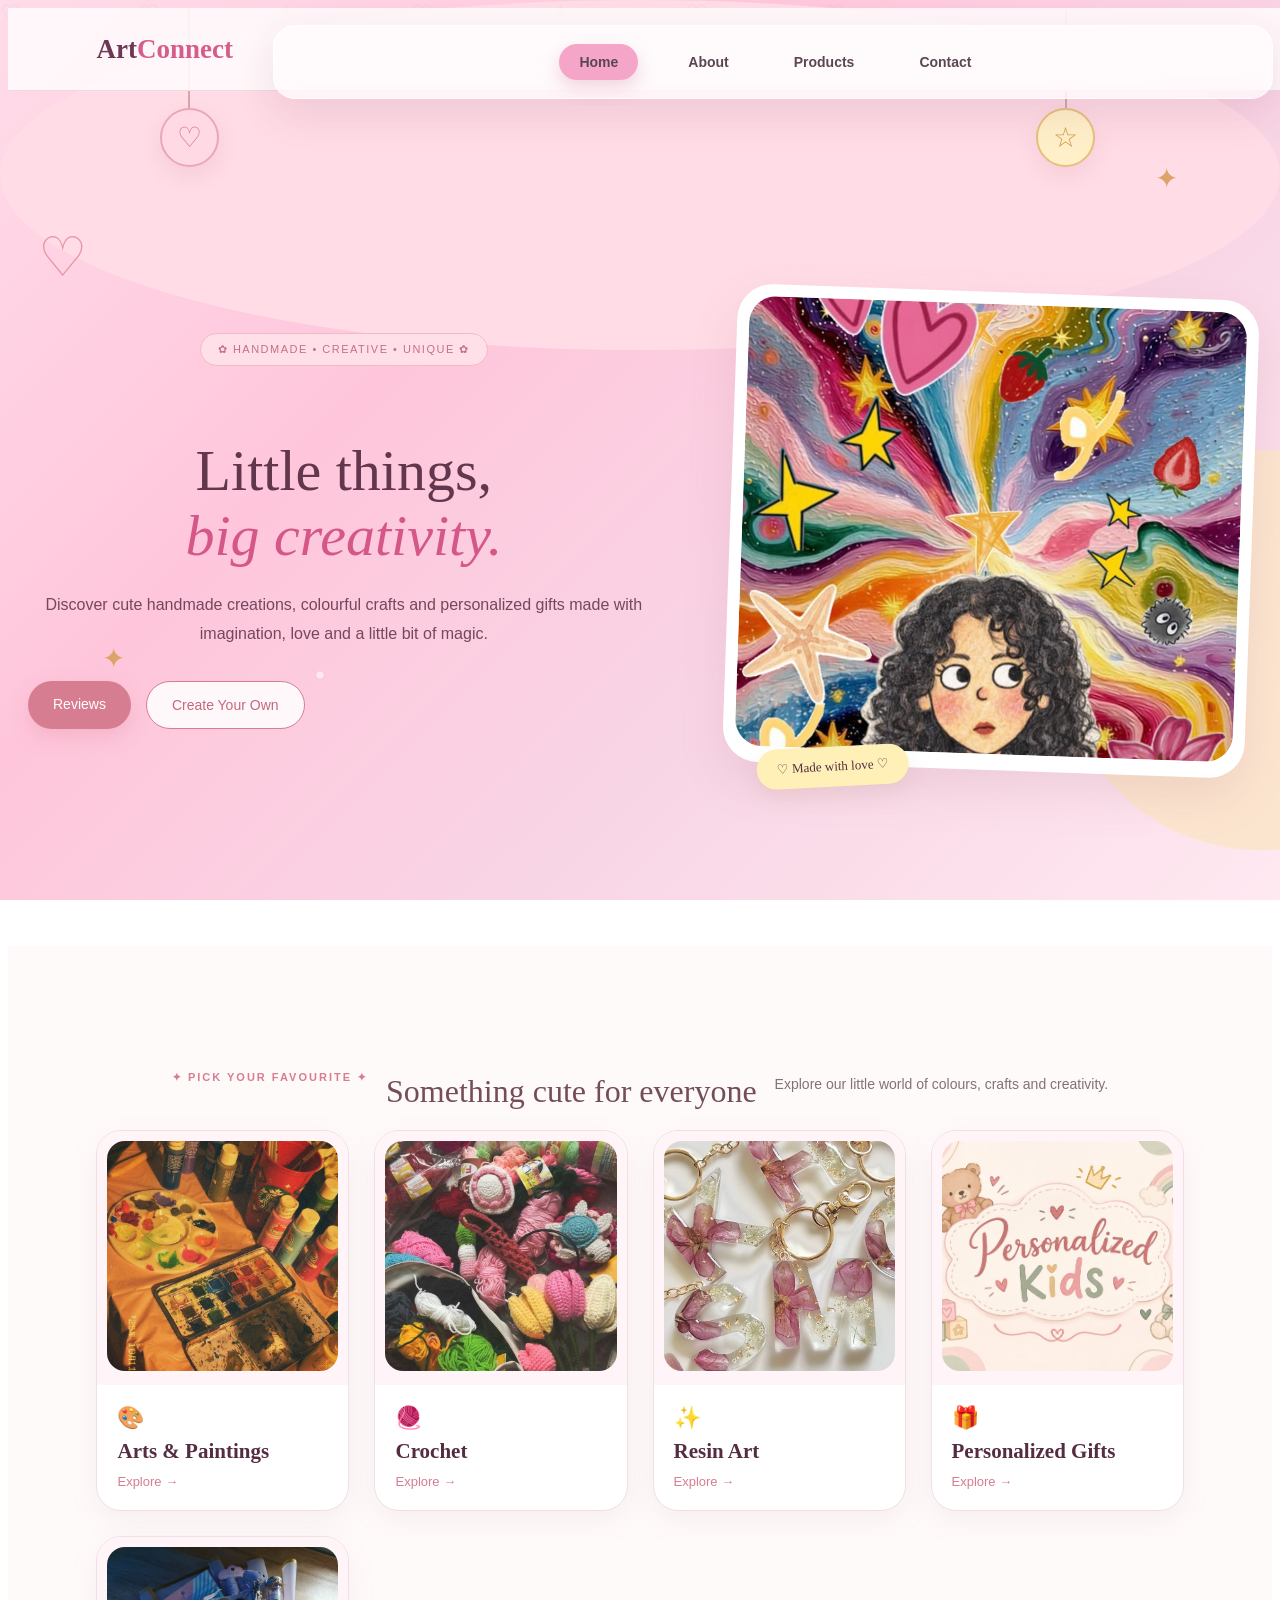
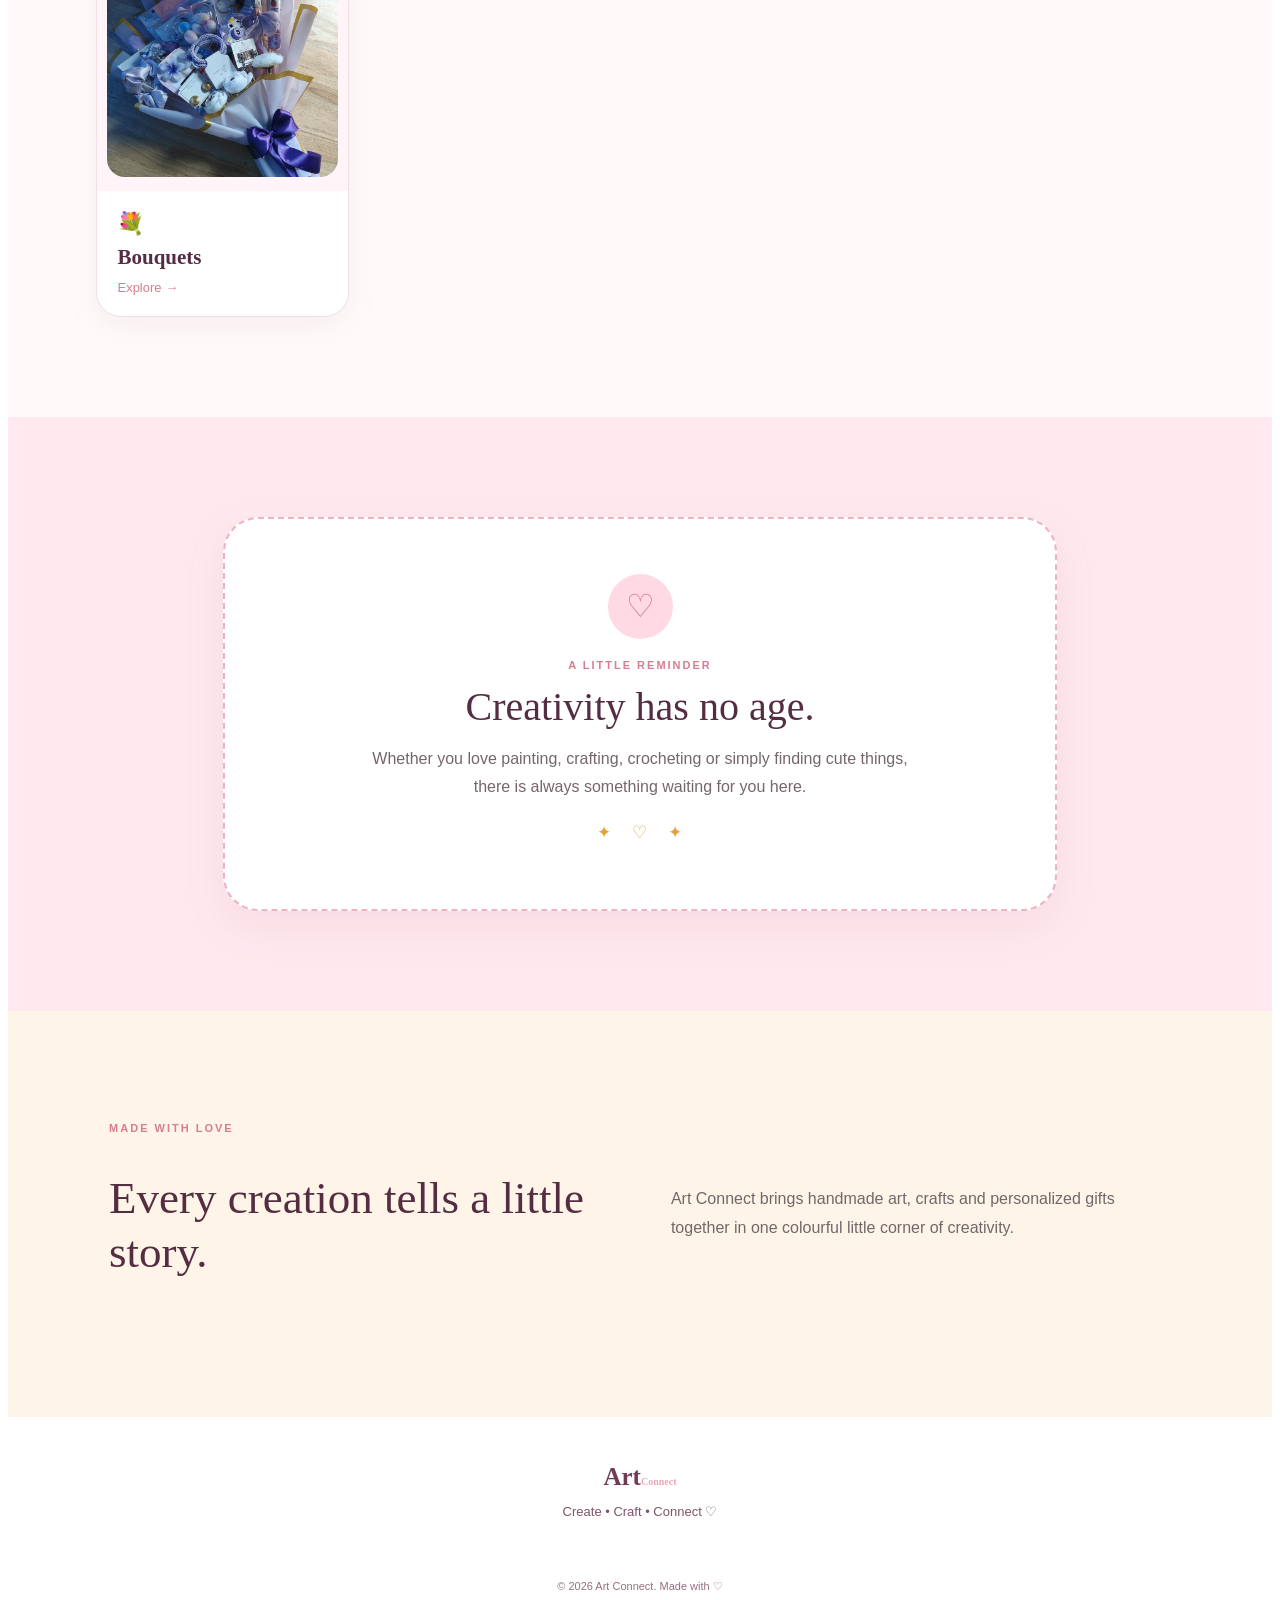
<file: artconnect/index.html>
<!DOCTYPE html>

<html lang="en">

<head>

    <meta charset="UTF-8">

    <meta name="viewport" content="width=device-width, initial-scale=1.0">

    <title>Art Connect | Create • Craft • Connect</title>

    <link rel="stylesheet" href="style.css">
    <style>
/* NAVBAR ALIGNMENT FIX */

.header {
    display: flex;
    align-items: center;
    justify-content: space-between;
}

.navbar {
    display: flex;
    align-items: center;
    justify-content: center;
    gap: 35px;
    flex: 1;
    margin-left: 40px;
}

.navbar a {
    color: #5b4653;
    text-decoration: none;
    white-space: nowrap;
    display: inline-block;
}

.navbar a.active {
    color: #5b4653 !important;
    background: #f5a6c8;
    padding: 10px 20px;
    border-radius: 25px;
}

.icons {
    white-space: nowrap;
    margin-left: 25px;
}
</style>

</head>

<body>

    <!-- CUTE BACKGROUND DECORATIONS -->

    <div class="decoration heart heart-one">♡</div>

    <div class="decoration heart heart-two">♡</div>

    <div class="decoration star star-one">✦</div>

    <div class="decoration star star-two">✦</div>

    <div class="hanging hanging-one">

        <span></span>

        <div>♡</div>

    </div>

    <div class="hanging hanging-two">

        <span></span>

        <div>☆</div>

    </div>

    <!-- HEADER -->

    <header class="header">

        <div class="logo">

            Art<span>Connect</span>

        </div>

        <nav class="navbar">

            <a href="#" class="active">Home</a>

            <a href="about.html">About</a>

            <a href="product.html">Products</a>

            <a href="contact.html">Contact</a>

        </nav>

        <div class="icons">

            ♡ &nbsp; 🛒

        </div>

    </header>

    <!-- HERO -->

    <section class="hero">

        <div class="hero-content">

            <div class="tag">

                ✿ HANDMADE • CREATIVE • UNIQUE ✿

            </div>

            <h1>

                Little things,

                <span>big creativity.</span>

            </h1>

            <p class="description">

                Discover cute handmade creations, colourful crafts

                and personalized gifts made with imagination,

                love and a little bit of magic.

            </p>

            <div class="buttons">

                <a href="review.html" class="btn main-btn">

                    Reviews

                </a>

                <button type="button" class="btn outline-btn" id="createBtn">

                    Create Your Own

                </button>

            </div>

        </div>

        <!-- HERO IMAGE -->

        <div class="hero-image">

            <div class="image-frame">

                <img src="hero.jpg"

                     alt="Cute handmade crafts">

                <div class="image-note">

                    ♡ Made with love ♡

                </div>

            </div>

        </div>

    </section>

    <!-- CATEGORIES -->

    <section class="categories">

        <div class="section-title">

            <div class="mini-label">

                ✦ PICK YOUR FAVOURITE ✦

            </div>

            <h2>

                Something cute for everyone

            </h2>

            <p>

                Explore our little world of colours, crafts and creativity.

            </p>

        </div>

        <div class="category-container">

            <!-- PAINTING -->

            <div class="category-card">

                <div class="card-image">

                    <img src="paintings.jpg"

                         alt="Arts and Paintings">

                </div>

                <div class="card-content">

                    <span>🎨</span>

                    <h3>Arts & Paintings</h3>

                    <a href="artspaintings.html">Explore →</a>

                </div>

            </div>

            <!-- CROCHET -->

            <div class="category-card">

                <div class="card-image">

                    <img src="crochet.jpg"

                         alt="Crochet">

                </div>

                <div class="card-content">

                    <span>🧶</span>

                    <h3>Crochet</h3>

                    <a href="crochet.html">Explore →</a>

                </div>

            </div>

            <!-- RESIN -->

            <div class="category-card">

                <div class="card-image">

                    <img src="resin.jpg"

                         alt="Resin Art">

                </div>

                <div class="card-content">

                    <span>✨</span>

                    <h3>Resin Art</h3>

                    <a href="resin.html">Explore →</a>

                </div>

            </div>

            <!-- GIFTS -->

            <div class="category-card">

                <div class="card-image">

                    <img src="gift.jpeg"

                         alt="Personalized Gifts">

                </div>

                <div class="card-content">

                    <span>🎁</span>

                    <h3>Personalized Gifts</h3>

                    <a href="gifts.html">Explore →</a>

                </div>

            </div>

            <!-- BOUQUETS -->

            <div class="category-card">

                <div class="card-image">

                    <img src="bouquets.jpg"

                         alt="Bouquets">

                </div>

                <div class="card-content">

                    <span>💐</span>

                    <h3>Bouquets</h3>

                    <a href="bouquets.html">Explore →</a>

                </div>

            </div>

        </div>

    </section>

    <!-- CUTE MESSAGE -->

    <section class="cute-message">

        <div class="message-card">

            <div class="message-icon">

                ♡

            </div>

            <p class="mini-label">

                A LITTLE REMINDER

            </p>

            <h2>

                Creativity has no age.

            </h2>

            <p>

                Whether you love painting, crafting,

                crocheting or simply finding cute things,

                there is always something waiting for you here.

            </p>

            <span class="stars">

                ✦　♡　✦

            </span>

        </div>

    </section>

    <!-- ABOUT STRIP -->

    <section class="about">

        <div>

            <p class="mini-label">

                MADE WITH LOVE

            </p>

            <h2>

                Every creation tells

                a little story.

            </h2>

        </div>

        <p>

            Art Connect brings handmade art, crafts and

            personalized gifts together in one colourful

            little corner of creativity.

        </p>

    </section>

    <!-- FOOTER -->

    <footer>

        <div class="footer-logo">

            Art<span>Connect</span>

        </div>

        <p>

            Create • Craft • Connect ♡

        </p>

        <div class="footer-links">

            <a href="#">About</a>

            <a href="#">Products</a>


            <a href="#">Contact</a>

        </div>

        <small>

            © 2026 Art Connect. Made with ♡

        </small>

    </footer>


    <!-- JAVASCRIPT -->

    <script>

        // CREATE YOUR OWN BUTTON

        const createBtn = document.getElementById("createBtn");

        createBtn.addEventListener("click", function () {

            alert("Welcome to Art Connect! ♡\n\nYou can explore our handmade products and choose your favourite creations.\n\nThank you for your interest!");

        });


        // CATEGORY CARD SCROLL ANIMATION

        const cards = document.querySelectorAll(".category-card");

        cards.forEach(function (card) {

            card.style.opacity = "0";

            card.style.transform = "translateY(30px)";

            card.style.transition = "all 0.8s ease";

        });


        window.addEventListener("scroll", function () {

            cards.forEach(function (card) {

                const position = card.getBoundingClientRect().top;

                if (position < window.innerHeight - 100) {

                    card.style.opacity = "1";

                    card.style.transform = "translateY(0)";

                }

            });

        });


        // BACK TO TOP BUTTON

        const topBtn = document.createElement("button");

        topBtn.innerHTML = "↑";

        topBtn.style.position = "fixed";

        topBtn.style.bottom = "25px";

        topBtn.style.right = "25px";

        topBtn.style.width = "45px";

        topBtn.style.height = "45px";

        topBtn.style.borderRadius = "50%";

        topBtn.style.border = "none";

        topBtn.style.background = "#f5a6c8";

        topBtn.style.color = "white";

        topBtn.style.fontSize = "25px";

        topBtn.style.cursor = "pointer";

        topBtn.style.display = "none";

        topBtn.style.zIndex = "1000";

        document.body.appendChild(topBtn);


        // SHOW BUTTON WHEN SCROLLING

        window.addEventListener("scroll", function () {

            if (window.scrollY > 300) {

                topBtn.style.display = "block";

            } else {

                topBtn.style.display = "none";

            }

        });


        // SCROLL TO TOP

        topBtn.addEventListener("click", function () {

            window.scrollTo({

                top: 0,

                behavior: "smooth"

            });

        });

    </script>

</body>

</html>
</file>
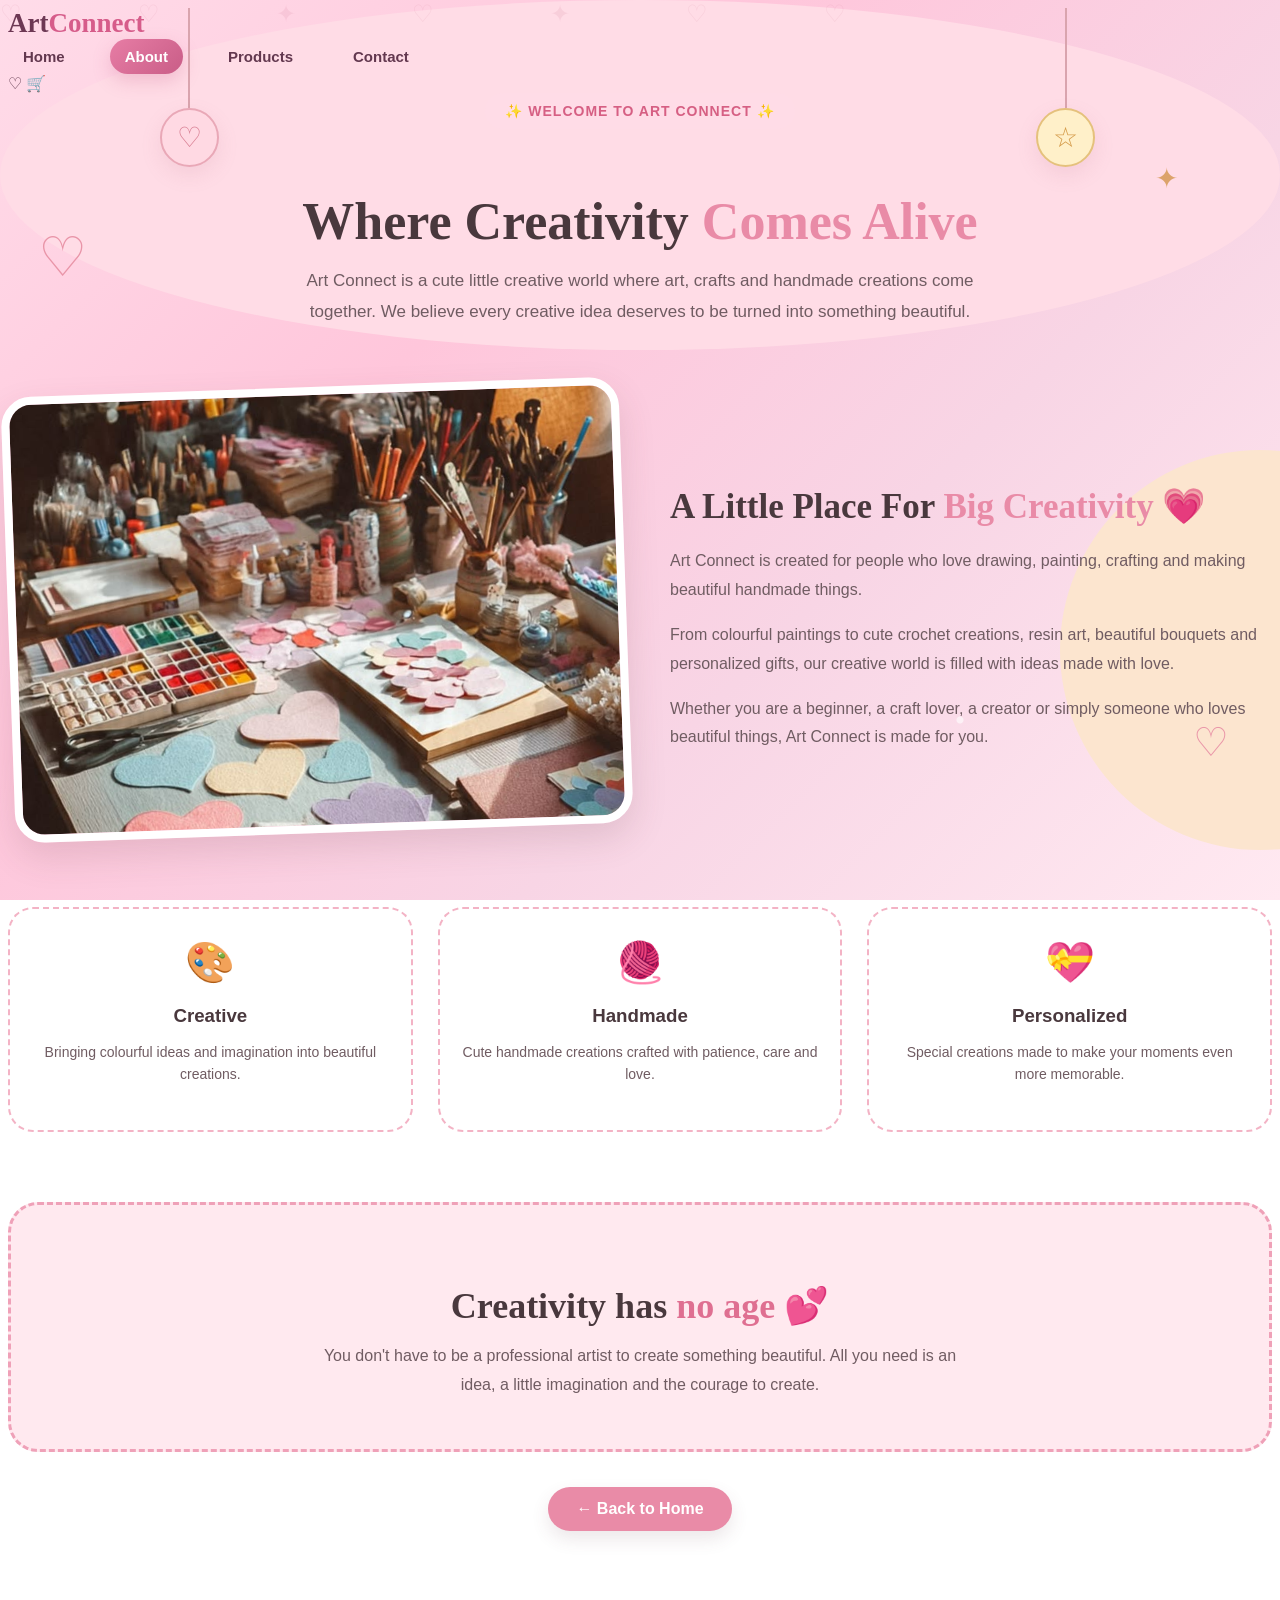
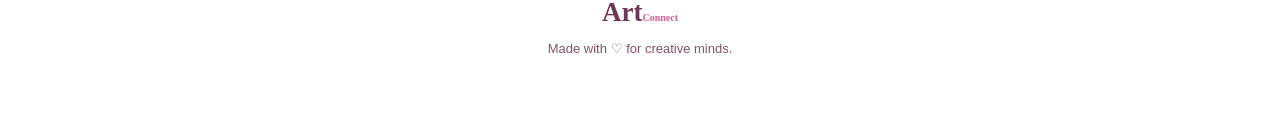
<file: artconnect/about.html>
<!DOCTYPE html>
<html lang="en">

<head>
    <meta charset="UTF-8">
    <meta name="viewport" content="width=device-width, initial-scale=1.0">

    <title>About Us | Art Connect</title>

    <link rel="stylesheet" href="style.css">
</head>

<body>

    <!-- Cute Decorations -->
    <div class="decoration heart heart-one">♡</div>
    <div class="decoration heart heart-two">♡</div>

    <div class="decoration star star-one">✦</div>
    <div class="decoration star star-two">✧</div>

    <!-- Hanging Decorations -->
    <div class="hanging hanging-one">
        <span></span>
        <div>♡</div>
    </div>

    <div class="hanging hanging-two">
        <span></span>
        <div>☆</div>
    </div>


    <!-- HEADER -->

    <header>

        <div class="logo">
            Art<span>Connect</span>
        </div>

        <nav>
            <a href="index.html">Home</a>
            <a href="about.html" class="active">About</a>
            <a href="product.html">Products</a>
            <a href="contact.html">Contact</a>
        </nav>

        <div class="header-icons">
            <span>♡</span>
            <span>🛒</span>
        </div>

    </header>


    <!-- ABOUT PAGE -->

    <main class="about-page">

        <!-- ABOUT INTRO -->

        <section class="about-hero">

            <div class="about-tag">
                ✨ WELCOME TO ART CONNECT ✨
            </div>

            <h1>
                Where Creativity <span>Comes Alive</span>
            </h1>

            <p>
                Art Connect is a cute little creative world where
                art, crafts and handmade creations come together.
                We believe every creative idea deserves to be
                turned into something beautiful.
            </p>

        </section>


        <!-- ABOUT CONTENT -->

        <section class="about-content">

            <div class="about-image">

                <img src="about.jpg"
                     alt="Beautiful handmade crafts">

            </div>


            <div class="about-text">

                <h2>
                    A Little Place For
                    <span>Big Creativity</span> 💗
                </h2>

                <p>
                    Art Connect is created for people who love
                    drawing, painting, crafting and making
                    beautiful handmade things.
                </p>

                <p>
                    From colourful paintings to cute crochet
                    creations, resin art, beautiful bouquets
                    and personalized gifts, our creative world
                    is filled with ideas made with love.
                </p>

                <p>
                    Whether you are a beginner, a craft lover,
                    a creator or simply someone who loves
                    beautiful things, Art Connect is made for you.
                </p>

            </div>

        </section>


        <!-- FEATURES -->

        <section class="about-features">

            <div class="about-feature-card">

                <div class="feature-icon">🎨</div>

                <h3>Creative</h3>

                <p>
                    Bringing colourful ideas and imagination
                    into beautiful creations.
                </p>

            </div>


            <div class="about-feature-card">

                <div class="feature-icon">🧶</div>

                <h3>Handmade</h3>

                <p>
                    Cute handmade creations crafted with
                    patience, care and love.
                </p>

            </div>


            <div class="about-feature-card">

                <div class="feature-icon">💝</div>

                <h3>Personalized</h3>

                <p>
                    Special creations made to make your
                    moments even more memorable.
                </p>

            </div>

        </section>


        <!-- FINAL MESSAGE -->

        <section class="about-message">

            <h2>
                Creativity has <span>no age</span> 💕
            </h2>

            <p>
                You don't have to be a professional artist
                to create something beautiful.
                All you need is an idea, a little imagination
                and the courage to create.
            </p>

        </section>


        <!-- BACK TO HOME -->

        <div class="back-home">

            <a href="index.html">
                ← Back to Home
            </a>

        </div>

    </main>


    <!-- FOOTER -->

    <footer>

        <div class="logo">
            Art<span>Connect</span>
        </div>

        <p>
            Made with ♡ for creative minds.
        </p>

    </footer>
<script src="script.js"></script>

</body>

</html>
</file>
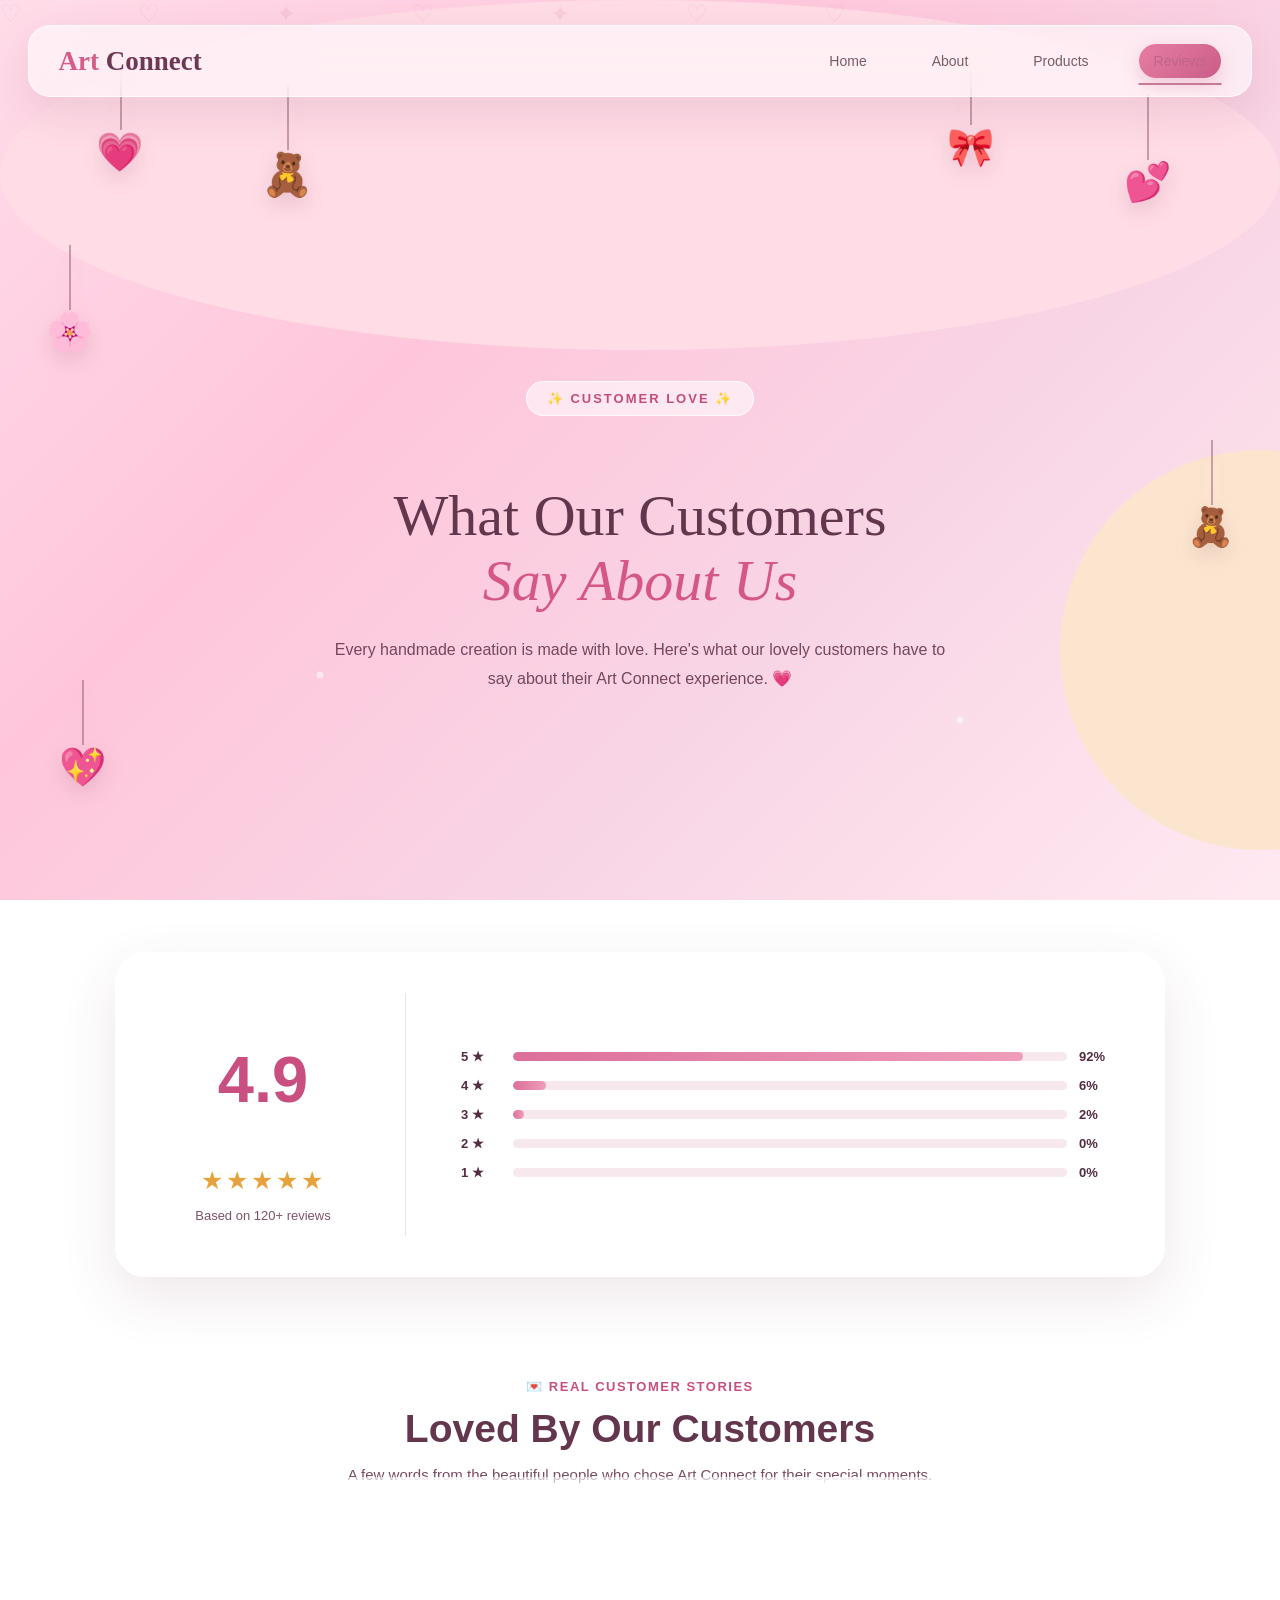
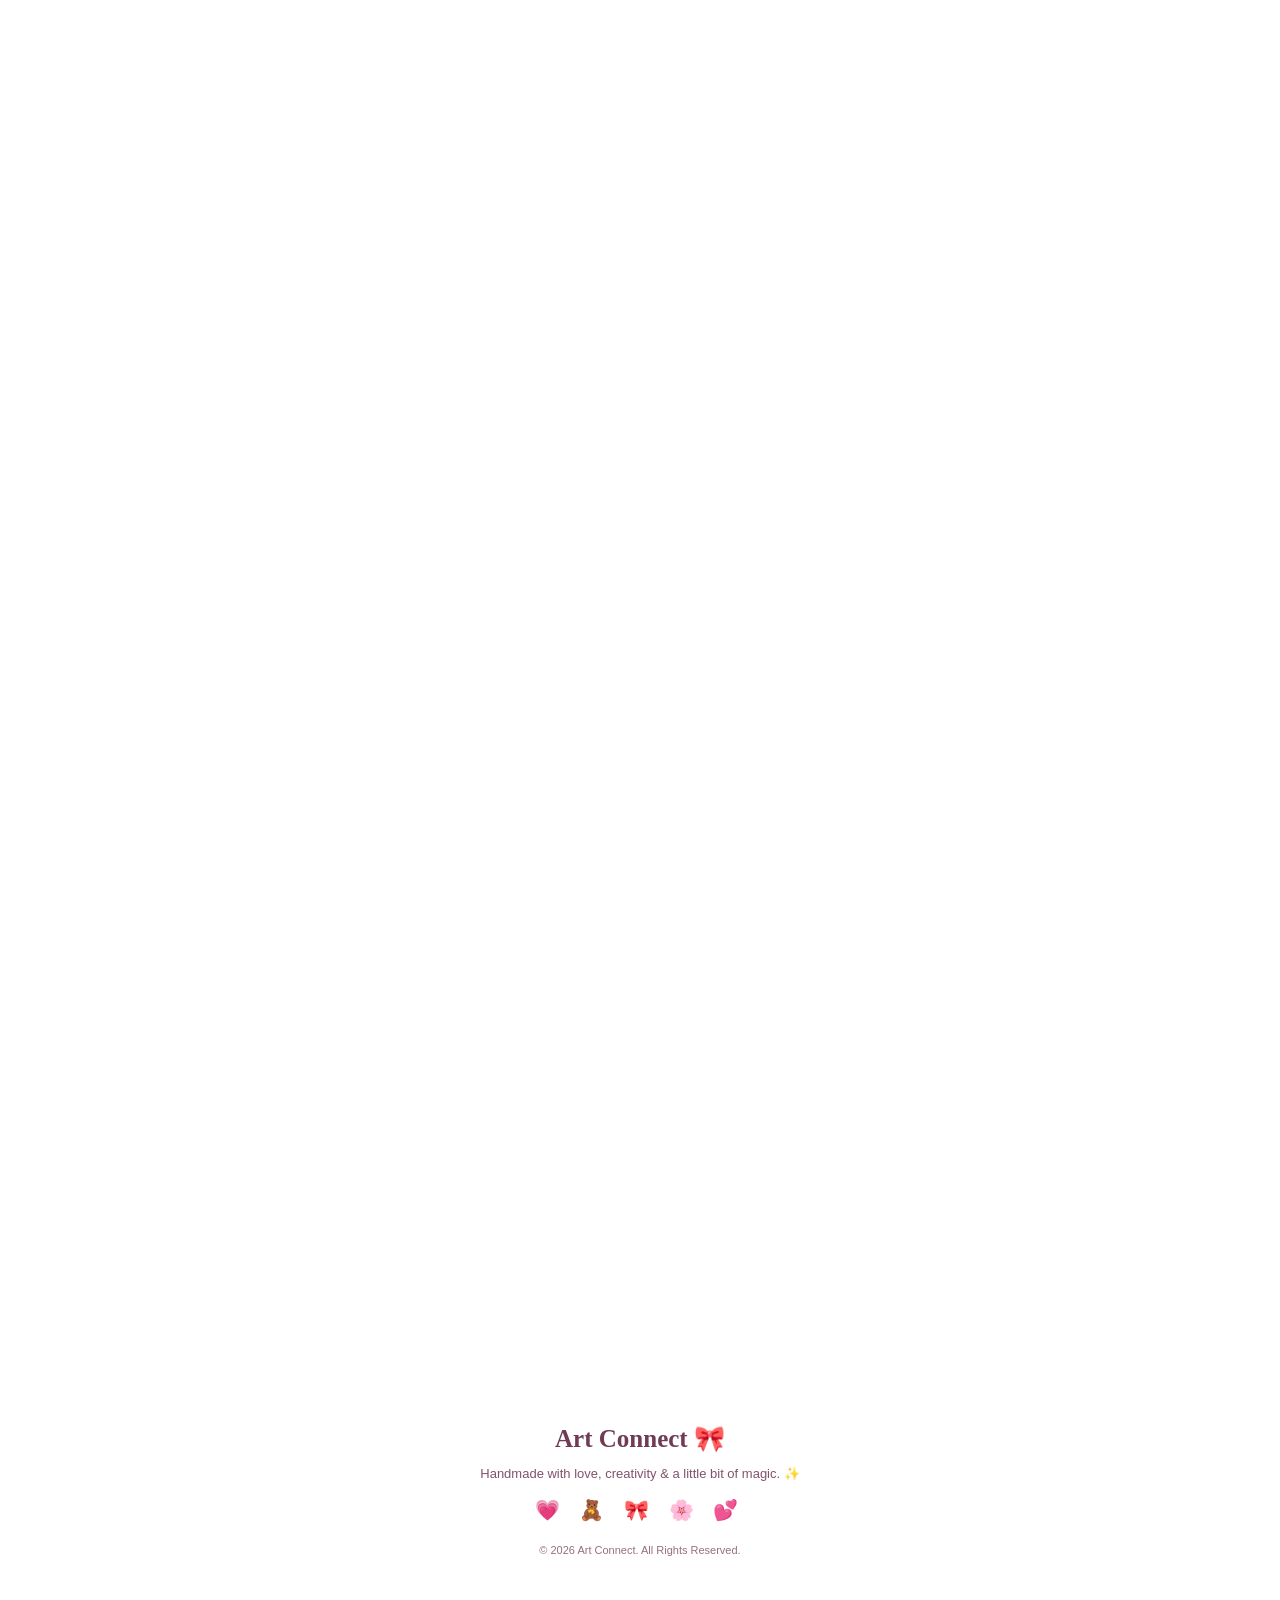
<file: artconnect/review.html>
<!DOCTYPE html>
<html lang="en">
<head>
    <meta charset="UTF-8">
    <meta name="viewport" content="width=device-width, initial-scale=1.0">

    <title>Customer Reviews | Art Connect</title>

    <!-- REVIEW PAGE CSS -->
    <link rel="stylesheet" href="style.css">
</head>

<body>

    <!-- FLOATING / HANGING DECORATIONS -->
    <div class="decor decor1">💗</div>
    <div class="decor decor2">🧸</div>
    <div class="decor decor3">🎀</div>
    <div class="decor decor4">💕</div>
    <div class="decor decor5">🌸</div>
    <div class="decor decor6">🧸</div>
    <div class="decor decor7">💖</div>


    <!-- NAVBAR -->
    <header class="navbar">

        <div class="logo">
            <span>Art</span> Connect
        </div>

        <nav>
            <a href="index.html">Home</a>
            <a href="about.html">About</a>
            <a href="products.html">Products</a>
            <a href="review.html" class="active">Reviews</a>
        </nav>

    </header>


    <!-- HERO -->
    <section class="hero">

        <div class="hero-content">

            <div class="small-title">
                ✨ CUSTOMER LOVE ✨
            </div>

            <h1>
                What Our Customers
                <span>Say About Us</span>
            </h1>

            <p>
                Every handmade creation is made with love.
                Here's what our lovely customers have to say
                about their Art Connect experience. 💗
            </p>

        </div>

    </section>


    <!-- RATING OVERVIEW -->
    <section class="rating-section">

        <div class="rating-box">

            <div class="overall-rating">

                <h2>4.9</h2>

                <div class="big-stars">
                    ★★★★★
                </div>

                <p>Based on 120+ reviews</p>

            </div>


            <div class="rating-details">

                <div class="rating-row">
                    <span>5 ★</span>
                    <div class="bar">
                        <div class="fill five"></div>
                    </div>
                    <span>92%</span>
                </div>

                <div class="rating-row">
                    <span>4 ★</span>
                    <div class="bar">
                        <div class="fill four"></div>
                    </div>
                    <span>6%</span>
                </div>

                <div class="rating-row">
                    <span>3 ★</span>
                    <div class="bar">
                        <div class="fill three"></div>
                    </div>
                    <span>2%</span>
                </div>

                <div class="rating-row">
                    <span>2 ★</span>
                    <div class="bar">
                        <div class="fill two"></div>
                    </div>
                    <span>0%</span>
                </div>

                <div class="rating-row">
                    <span>1 ★</span>
                    <div class="bar">
                        <div class="fill one"></div>
                    </div>
                    <span>0%</span>
                </div>

            </div>

        </div>

    </section>


    <!-- CUSTOMER REVIEWS -->
    <section class="reviews-section">

        <div class="section-heading">

            <span>💌 REAL CUSTOMER STORIES</span>

            <h2>Loved By Our Customers</h2>

            <p>
                A few words from the beautiful people who chose
                Art Connect for their special moments.
            </p>

        </div>


        <div class="reviews-grid">


            <!-- REVIEW 1 -->
            <div class="review-card">

                <div class="review-top">

                    <div class="customer">

                        <div class="avatar">A</div>

                        <div>
                            <h3>Ananya</h3>
                            <small>✓ Verified Customer</small>
                        </div>

                    </div>

                    <div class="review-date">
                        02 Oct 2026
                    </div>

                </div>

                <div class="stars">★★★★★</div>

                <h4>Absolutely Beautiful! 💗</h4>

                <p>
                    The handmade gift was so beautiful and neatly packed.
                    It looked even prettier than I expected. Totally loved it!
                </p>

            </div>


            <!-- REVIEW 2 -->
            <div class="review-card">

                <div class="review-top">

                    <div class="customer">

                        <div class="avatar">S</div>

                        <div>
                            <h3>Sneha</h3>
                            <small>✓ Verified Customer</small>
                        </div>

                    </div>

                    <div class="review-date">
                        28 Sep 2026
                    </div>

                </div>

                <div class="stars">★★★★★</div>

                <h4>So Cute & Aesthetic 🎀</h4>

                <p>
                    I ordered a customized frame for my best friend's birthday.
                    The finishing was perfect and she absolutely loved it!
                </p>

            </div>


            <!-- REVIEW 3 -->
            <div class="review-card">

                <div class="review-top">

                    <div class="customer">

                        <div class="avatar">R</div>

                        <div>
                            <h3>Riya</h3>
                            <small>✓ Verified Customer</small>
                        </div>

                    </div>

                    <div class="review-date">
                        21 Sep 2026
                    </div>

                </div>

                <div class="stars">★★★★★</div>

                <h4>Worth Every Penny ✨</h4>

                <p>
                    The resin keychain was so pretty and the quality was amazing.
                    Loved the tiny details and cute packaging.
                </p>

            </div>


            <!-- REVIEW 4 -->
            <div class="review-card">

                <div class="review-top">

                    <div class="customer">

                        <div class="avatar">P</div>

                        <div>
                            <h3>Priya</h3>
                            <small>✓ Verified Customer</small>
                        </div>

                    </div>

                    <div class="review-date">
                        16 Sep 2026
                    </div>

                </div>

                <div class="stars">★★★★★</div>

                <h4>Made With So Much Love 💕</h4>

                <p>
                    I bought a crochet gift and it was super soft and adorable.
                    You can really see the effort put into every handmade piece.
                </p>

            </div>


            <!-- REVIEW 5 -->
            <div class="review-card">

                <div class="review-top">

                    <div class="customer">

                        <div class="avatar">K</div>

                        <div>
                            <h3>Keerthi</h3>
                            <small>✓ Verified Customer</small>
                        </div>

                    </div>

                    <div class="review-date">
                        10 Sep 2026
                    </div>

                </div>

                <div class="stars">★★★★★</div>

                <h4>Perfect Gift 🎁</h4>

                <p>
                    Ordered a personalized gift for my sister.
                    Everything from the design to the packaging was perfect.
                </p>

            </div>


            <!-- REVIEW 6 -->
            <div class="review-card">

                <div class="review-top">

                    <div class="customer">

                        <div class="avatar">M</div>

                        <div>
                            <h3>Meera</h3>
                            <small>✓ Verified Customer</small>
                        </div>

                    </div>

                    <div class="review-date">
                        05 Sep 2026
                    </div>

                </div>

                <div class="stars">★★★★★</div>

                <h4>My New Favourite Store 🌸</h4>

                <p>
                    Everything feels so personal and beautifully handmade.
                    Definitely coming back for more gifts!
                </p>

            </div>

        </div>

    </section>


    <!-- ADD REVIEW -->
    <section class="add-review-section">

        <div class="add-review-box">

            <div class="form-heading">

                <span>💌 SHARE YOUR EXPERIENCE</span>

                <h2>Leave Us A Review</h2>

                <p>
                    Bought something from Art Connect?
                    We'd love to hear from you! 💗
                </p>

            </div>


            <form id="reviewForm">

                <div class="form-row">

                    <div class="input-group">

                        <label>Your Name</label>

                        <input
                            type="text"
                            placeholder="Enter your name"
                            required
                        >

                    </div>


                    <div class="input-group">

                        <label>Email Address</label>

                        <input
                            type="email"
                            placeholder="Enter your email"
                            required
                        >

                    </div>

                </div>


                <!-- STAR RATING -->
                <div class="input-group">

                    <label>Your Rating</label>

                    <div class="star-rating">

                        <input type="radio" id="star5" name="rating" value="5">
                        <label for="star5">★</label>

                        <input type="radio" id="star4" name="rating" value="4">
                        <label for="star4">★</label>

                        <input type="radio" id="star3" name="rating" value="3">
                        <label for="star3">★</label>

                        <input type="radio" id="star2" name="rating" value="2">
                        <label for="star2">★</label>

                        <input type="radio" id="star1" name="rating" value="1">
                        <label for="star1">★</label>

                    </div>

                </div>


                <div class="input-group">

                    <label>Your Review</label>

                    <textarea
                        rows="6"
                        placeholder="Tell us about your experience..."
                        required
                    ></textarea>

                </div>


                <button type="submit">
                    Submit Review 💗
                </button>

            </form>

        </div>

    </section>


    <!-- FOOTER -->
    <footer>

        <div class="footer-logo">
            Art Connect 🎀
        </div>

        <p>
            Handmade with love, creativity & a little bit of magic. ✨
        </p>

        <div class="footer-hearts">
            💗 🧸 🎀 🌸 💕
        </div>

        <small>
            © 2026 Art Connect. All Rights Reserved.
        </small>

    </footer>
<script src="review.js"></script>

</body>
</html>
```
</file>
<file: artconnect/style.css>
```css
/* =========================================
   ART CONNECT
   CUTE CRAFT THEME
========================================= */

* {
    margin: 0;
    padding: 0;
    box-sizing: border-box;
}

html {
    scroll-behavior: smooth;
}

body {
    font-family: Arial, sans-serif;
    background: #fff4f7;
    color: #49383d;
    overflow-x: hidden;
}

a {
    text-decoration: none;
    color: inherit;
}


/* =========================================
   CUTE BACKGROUND
========================================= */

body::before {
    content: "";
    position: fixed;

    width: 350px;
    height: 350px;

    top: 100px;
    left: -150px;

    background: #ffdce6;

    border-radius: 50%;

    z-index: -2;
}

body::after {
    content: "";

    position: fixed;

    width: 400px;
    height: 400px;

    right: -180px;
    bottom: 50px;

    background: #fce5cf;

    border-radius: 50%;

    z-index: -2;
}


/* =========================================
   FLOATING DECORATIONS
========================================= */

.decoration {
    position: fixed;

    pointer-events: none;

    z-index: 0;
}

.heart {
    color: #e995a8;

    font-size: 55px;

    animation: float 4s ease-in-out infinite;
}

.heart-one {
    top: 25%;
    left: 3%;
}

.heart-two {
    bottom: 15%;
    right: 4%;

    font-size: 40px;

    animation-delay: 1s;
}

.star {
    color: #dca36b;

    font-size: 28px;

    animation: sparkle 2s infinite;
}

.star-one {
    top: 18%;
    right: 8%;
}

.star-two {
    bottom: 25%;
    left: 8%;
}

@keyframes float {

    0%,
    100% {
        transform: translateY(0);
    }

    50% {
        transform: translateY(-15px);
    }
}

@keyframes sparkle {

    0%,
    100% {
        opacity: 0.4;
        transform: scale(0.8);
    }

    50% {
        opacity: 1;
        transform: scale(1.2);
    }
}


/* =========================================
   HANGING HEART / STAR
========================================= */

.hanging {
    position: absolute;

    top: 0;

    z-index: 2;

    text-align: center;
}

.hanging span {
    display: block;

    width: 2px;
    height: 100px;

    margin: auto;

    background: #d9a4ae;
}

.hanging div {
    width: 55px;
    height: 55px;

    display: flex;
    align-items: center;
    justify-content: center;

    background: #ffd9e3;

    border: 2px solid #e9a8b7;

    border-radius: 50%;

    color: #d77d91;

    font-size: 28px;

    box-shadow: 0 8px 20px rgba(190, 120, 140, 0.15);
}

.hanging-one {
    left: 12%;
}

.hanging-two {
    right: 14%;
}

.hanging-two div {
    background: #fff0c9;
    border-color: #e5c17c;
    color: #d49a48;
}


/* =========================================
   HEADER
========================================= */

.header {
    width: 100%;

    height: 82px;

    padding: 0 7%;

    display: flex;
    align-items: center;
    justify-content: space-between;

    background: rgba(255, 250, 251, 0.9);

    border-bottom: 1px solid #f0d9df;

    position: relative;

    z-index: 10;
}


/* LOGO */

.logo {
    font-family: Georgia, serif;

    font-size: 28px;

    font-weight: bold;

    color: #4b3a3e;
}

.logo span {
    color: #d77d91;
}


/* NAVIGATION */

.navbar {
    display: flex;

    gap: 32px;
}

.navbar a {
    font-size: 14px;

    color: #68595e;

    transition: 0.3s;
}

.navbar a:hover,
.navbar a.active {
    color: #d77d91;
}


/* ICONS */

.icons {
    font-size: 21px;

    color: #d77d91;
}


/* =========================================
   HERO
========================================= */

.hero {
    min-height: 680px;

    padding: 90px 9% 80px;

    display: flex;

    align-items: center;

    justify-content: space-between;

    gap: 70px;

    position: relative;

    z-index: 1;
}


/* HERO CONTENT */

.hero-content {
    width: 52%;
}

.tag {
    display: inline-block;

    padding: 9px 17px;

    background: #ffe0e8;

    border: 1px solid #f2bac8;

    border-radius: 30px;

    color: #c66f84;

    font-size: 11px;

    letter-spacing: 1.5px;

    margin-bottom: 25px;
}

.hero h1 {
    font-family: Georgia, serif;

    font-size: 68px;

    line-height: 1.05;

    font-weight: normal;

    color: #49383d;
}

.hero h1 span {
    display: block;

    color: #d77d91;

    font-style: italic;
}

.description {
    max-width: 520px;

    margin-top: 25px;

    font-size: 16px;

    line-height: 1.8;

    color: #75666b;
}


/* =========================================
   BUTTONS
========================================= */

.buttons {
    display: flex;

    gap: 15px;

    margin-top: 32px;
}

.btn {
    padding: 15px 25px;

    border-radius: 30px;

    font-size: 14px;

    transition: 0.3s;
}

.main-btn {
    background: #d77d91;

    color: white;

    box-shadow: 0 8px 20px rgba(215, 125, 145, 0.25);
}

.main-btn:hover {
    transform: translateY(-3px);

    background: #c5687e;
}

.outline-btn {
    border: 1px solid #d77d91;

    color: #c5687e;

    background: #fff8fa;
}

.outline-btn:hover {
    background: #ffe0e8;
}


/* =========================================
   HERO IMAGE
========================================= */

.hero-image {
    width: 43%;

    position: relative;
}

.image-frame {
    padding: 12px;

    background: white;

    border-radius: 35px;

    box-shadow: 0 20px 45px rgba(170, 110, 130, 0.15);

    transform: rotate(2deg);
}

.hero-image img {
    width: 100%;

    height: 450px;

    object-fit: cover;

    border-radius: 27px;
}

.image-note {
    position: absolute;

    bottom: -22px;

    left: 35px;

    padding: 12px 20px;

    background: #fff0b8;

    border-radius: 20px;

    font-family: cursive;

    font-size: 13px;

    transform: rotate(-5deg);

    box-shadow: 0 8px 20px rgba(150, 120, 80, 0.12);
}


/* =========================================
   CATEGORIES
========================================= */

.categories {
    padding: 100px 7%;

    background: #fffafa;

    position: relative;
}


/* SECTION TITLE */

.section-title {
    text-align: center;

    margin-bottom: 50px;
}

.mini-label {
    color: #d77d91;

    font-size: 11px;

    font-weight: bold;

    letter-spacing: 2px;

    margin-bottom: 12px;
}

.section-title h2 {
    font-family: Georgia, serif;

    font-size: 42px;

    font-weight: normal;

    margin-bottom: 12px;
}

.section-title p {
    color: #817276;

    font-size: 14px;
}


/* =========================================
   CATEGORY CARDS
========================================= */

.category-container {
    display: grid;

    grid-template-columns: repeat(4, 1fr);

    gap: 25px;
}

.category-card {
    background: white;

    border: 1px solid #f0dfe3;

    border-radius: 25px;

    overflow: hidden;

    box-shadow: 0 10px 30px rgba(150, 100, 120, 0.08);

    transition: 0.35s;
}

.category-card:hover {
    transform: translateY(-10px) rotate(-1deg);

    box-shadow: 0 18px 35px rgba(150, 100, 120, 0.15);
}


/* IMAGE */

.card-image {
    padding: 10px;

    background: #fff4f7;
}

.card-image img {
    width: 100%;

    height: 230px;

    object-fit: cover;

    border-radius: 18px;
}


/* CONTENT */

.card-content {
    padding: 20px;
}

.card-content span {
    font-size: 22px;
}

.card-content h3 {
    font-family: Georgia, serif;

    font-size: 21px;

    margin: 8px 0;
}

.card-content a {
    color: #d77d91;

    font-size: 13px;
}


/* =========================================
   CUTE MESSAGE
========================================= */

.cute-message {
    padding: 100px 7%;

    background: #ffe9ef;

    text-align: center;
}

.message-card {
    max-width: 750px;

    margin: auto;

    padding: 55px 40px;

    background: white;

    border-radius: 35px;

    border: 2px dashed #edb3c0;

    box-shadow: 0 15px 40px rgba(180, 100, 130, 0.1);
}

.message-icon {
    width: 65px;
    height: 65px;

    margin: 0 auto 20px;

    display: flex;

    align-items: center;

    justify-content: center;

    border-radius: 50%;

    background: #ffd9e3;

    color: #d77d91;

    font-size: 32px;
}

.message-card h2 {
    font-family: Georgia, serif;

    font-size: 40px;

    font-weight: normal;

    margin: 10px 0 15px;
}

.message-card > p:not(.mini-label) {
    max-width: 550px;

    margin: auto;

    color: #75666b;

    line-height: 1.8;
}

.stars {
    display: block;

    margin-top: 25px;

    color: #dca36b;

    font-size: 20px;
}


/* =========================================
   ABOUT
========================================= */

.about {
    padding: 100px 8%;

    display: flex;

    justify-content: space-between;

    align-items: center;

    gap: 70px;

    background: #fff4e8;
}

.about h2 {
    font-family: Georgia, serif;

    font-size: 45px;

    font-weight: normal;

    line-height: 1.2;
}

.about > p {
    max-width: 500px;

    color: #75666b;

    line-height: 1.8;
}


/* =========================================
   FOOTER
========================================= */

footer {
    padding: 55px 7%;

    text-align: center;

    background: #49383d;

    color: white;
}

.footer-logo {
    font-family: Georgia, serif;

    font-size: 29px;

    font-weight: bold;

    margin-bottom: 12px;
}

.footer-logo span {
    color: #efa6b5;
}

footer p {
    color: #e1cdd2;

    font-size: 13px;

    margin-bottom: 25px;
}

.footer-links {
    display: flex;

    justify-content: center;

    gap: 28px;

    margin-bottom: 25px;
}

.footer-links a {
    font-size: 13px;
}

.footer-links a:hover {
    color: #efa6b5;
}

footer small {
    color: #bca9ae;

    font-size: 11px;
}


/* =========================================
   MOBILE
========================================= */

@media (max-width: 900px) {

    .navbar {
        display: none;
    }

    .hero {
        flex-direction: column;

        padding-top: 70px;
    }

    .hero-content,
    .hero-image {
        width: 100%;
    }

    .hero h1 {
        font-size: 52px;
    }

    .category-container {
        grid-template-columns: repeat(2, 1fr);
    }

    .about {
        flex-direction: column;

        align-items: flex-start;
    }

    .hanging-two {
        display: none;
    }
}


@media (max-width: 550px) {

    .category-container {
        grid-template-columns: 1fr;
    }

    .hero h1 {
        font-size: 45px;
    }

    .buttons {
        flex-direction: column;
    }

    .btn {
        text-align: center;
    }

    .hero-image img {
        height: 350px;
    }
}
```
---------------------------------------------------------------------------
/* =========================
   ABOUT PAGE
========================= */

.about-page {
    padding: 80px 8%;
}


/* ABOUT HERO */

.about-hero {
    text-align: center;
    margin-bottom: 60px;
}

.about-tag {
    display: inline-block;
    background: #ffdce7;
    color: #d65f83;
    padding: 10px 20px;
    border-radius: 30px;
    font-size: 14px;
    font-weight: bold;
    letter-spacing: 1px;
    margin-bottom: 20px;
}

.about-hero h1 {
    font-family: Georgia, serif;
    font-size: 52px;
    color: #49383d;
    margin-bottom: 15px;
}

.about-hero h1 span {
    color: #e98ba7;
}

.about-hero p {
    max-width: 700px;
    margin: auto;
    line-height: 1.8;
    font-size: 17px;
    color: #705c62;
}


/* ABOUT MAIN CONTENT */

.about-content {
    display: flex;
    align-items: center;
    gap: 60px;
    margin-bottom: 70px;
}

.about-image {
    width: 50%;
}

.about-image img {
    width: 100%;
    height: 430px;
    object-fit: cover;
    border-radius: 30px;
    border: 8px solid white;
    box-shadow: 0 15px 35px rgba(100, 60, 70, 0.15);
    transform: rotate(-2deg);
}

.about-text {
    width: 50%;
}

.about-text h2 {
    font-family: Georgia, serif;
    font-size: 35px;
    color: #49383d;
    margin-bottom: 20px;
}

.about-text h2 span {
    color: #e98ba7;
}

.about-text p {
    font-size: 16px;
    line-height: 1.8;
    color: #705c62;
    margin-bottom: 15px;
}


/* FEATURE CARDS */

.about-features {
    display: grid;
    grid-template-columns: repeat(3, 1fr);
    gap: 25px;
    margin-bottom: 70px;
}

.about-feature-card {
    background: rgba(255, 255, 255, 0.8);
    padding: 30px 20px;
    text-align: center;
    border-radius: 25px;
    border: 2px dashed #f3b3c5;
    transition: 0.3s;
}

.about-feature-card:hover {
    transform: translateY(-8px) rotate(1deg);
}

.about-feature-card .feature-icon {
    font-size: 40px;
    margin-bottom: 15px;
}

.about-feature-card h3 {
    color: #49383d;
    margin-bottom: 10px;
}

.about-feature-card p {
    color: #705c62;
    line-height: 1.6;
    font-size: 14px;
}


/* CREATIVE MESSAGE */

.about-message {
    background: #ffe9ef;
    border: 3px dashed #efa1b8;
    border-radius: 30px;
    padding: 50px 30px;
    text-align: center;
}

.about-message h2 {
    font-family: Georgia, serif;
    font-size: 36px;
    color: #49383d;
    margin-bottom: 15px;
}

.about-message h2 span {
    color: #df6f91;
}

.about-message p {
    max-width: 650px;
    margin: auto;
    line-height: 1.8;
    color: #705c62;
}


/* BACK TO HOME */

.back-home {
    text-align: center;
    margin-top: 35px;
    margin-bottom: 20px;
}

.back-home a {
    display: inline-block;
    text-decoration: none;
    background: #e98ba7;
    color: white;
    padding: 13px 28px;
    border-radius: 30px;
    font-weight: bold;
    transition: 0.3s;
    box-shadow: 0 8px 18px rgba(100, 60, 70, 0.12);
}

.back-home a:hover {
    background: #d96f91;
    transform: translateY(-3px);
}


/* MOBILE */

@media (max-width: 768px) {

    .about-content {
        flex-direction: column;
    }

    .about-image,
    .about-text {
        width: 100%;
    }

    .about-hero h1 {
        font-size: 38px;
    }

    .about-features {
        grid-template-columns: 1fr;
    }

    .about-image img {
        height: 320px;
    }

}
-------------
* {
    margin: 0;
    padding: 0;
    box-sizing: border-box;
}


html {
    scroll-behavior: smooth;
}


body {
    font-family: "Poppins", sans-serif;

    background:
        radial-gradient(
            circle at 10% 10%,
            rgba(255,255,255,0.8),
            transparent 25%
        ),

        radial-gradient(
            circle at 90% 30%,
            rgba(255,220,232,0.7),
            transparent 25%
        ),

        linear-gradient(
            135deg,
            #fff8fa,
            #fce7ef,
            #fff4f7,
            #f9e1e9
        );

    color: #654852;

    min-height: 100vh;

    position: relative;

    overflow-x: hidden;
}


body::before {
    content: "♡   ♡   ✦   ♡   ✦   ♡   ♡";

    position: fixed;

    top: 0;
    left: 0;

    width: 100%;

    font-family: "Playfair Display", serif;

    font-size: 24px;

    letter-spacing: 55px;

    color: rgba(205, 126, 153, 0.15);

    pointer-events: none;

    z-index: -1;
}


/* ================= NAVBAR ================= */

.navbar {
    width: 90%;

    max-width: 1200px;

    margin: 25px auto 0;

    padding: 18px 30px;

    display: flex;

    justify-content: space-between;

    align-items: center;

    background: rgba(255,255,255,0.60);

    backdrop-filter: blur(15px);

    -webkit-backdrop-filter: blur(15px);

    border: 1px solid rgba(255,255,255,0.8);

    border-radius: 50px;

    box-shadow:
        0 10px 30px rgba(150, 90, 110, 0.08);

    position: relative;

    z-index: 10;
}


.logo {
    font-family: "Playfair Display", serif;

    font-size: 28px;

    font-weight: 700;

    color: #734d59;
}


.logo span {
    color: #c87998;
}


.navbar nav {
    display: flex;

    gap: 35px;
}


.navbar nav a {
    text-decoration: none;

    color: #795b64;

    font-size: 14px;

    font-weight: 500;

    position: relative;

    transition: 0.3s;
}


.navbar nav a::after {
    content: "";

    position: absolute;

    left: 50%;

    bottom: -7px;

    width: 0;

    height: 2px;

    background: #c87998;

    transform: translateX(-50%);

    transition: 0.3s;
}


.navbar nav a:hover,
.navbar nav a.active {
    color: #bf6688;
}


.navbar nav a:hover::after,
.navbar nav a.active::after {
    width: 100%;
}


/* ================= HANGING HEARTS ================= */

.hanging-decoration {
    position: absolute;

    top: 0;

    display: flex;

    flex-direction: column;

    align-items: center;

    gap: 18px;

    z-index: 1;

    pointer-events: none;
}


.hanging-decoration::before {
    content: "";

    width: 1px;

    height: 115px;

    background: #d9a3b4;
}


.hanging-decoration span {
    font-family: "Playfair Display", serif;

    color: #cf7998;

    font-size: 25px;

    opacity: 0.7;

    animation: swing 4s ease-in-out infinite;
}


.left-decoration {
    left: 7%;
}


.right-decoration {
    right: 7%;
}


@keyframes swing {

    0%,100% {
        transform: rotate(-5deg);
    }

    50% {
        transform: rotate(5deg);
    }
}


/* ================= PAGE HEADING ================= */

.product-heading {
    text-align: center;

    max-width: 750px;

    margin: 95px auto 35px;

    padding: 20px;
}


.small-heading {
    color: #c87998;

    font-size: 13px;

    letter-spacing: 2px;

    margin-bottom: 10px;
}


.product-heading h1 {
    font-family: "Playfair Display", serif;

    font-size: clamp(42px, 6vw, 70px);

    color: #704b57;

    margin-bottom: 15px;
}


.product-heading > p:last-child {
    color: #96747e;

    font-size: 14px;

    line-height: 1.8;
}


/* ================= CATEGORY BUTTONS ================= */

.category-buttons {
    width: 90%;

    max-width: 1050px;

    margin: 0 auto 70px;

    display: flex;

    justify-content: center;

    flex-wrap: wrap;

    gap: 12px;
}


.category-buttons a {
    text-decoration: none;

    color: #805965;

    background: rgba(255,255,255,0.65);

    border: 1px solid rgba(207,145,165,0.25);

    padding: 10px 18px;

    border-radius: 30px;

    font-size: 12px;

    transition: 0.3s;

    box-shadow: 0 5px 18px rgba(130,80,100,0.06);
}


.category-buttons a:hover {
    background: #c87998;

    color: white;

    transform: translateY(-3px);
}


/* ================= PRODUCT SECTION ================= */

.product-section {
    width: 90%;

    max-width: 1200px;

    margin: 0 auto 100px;

    scroll-margin-top: 110px;
}


.section-title {
    display: flex;

    justify-content: center;

    align-items: center;

    gap: 18px;

    margin-bottom: 8px;
}


.section-title h2 {
    font-family: "Playfair Display", serif;

    font-size: 32px;

    color: #754d59;
}


.section-title span {
    color: #c87998;

    font-size: 22px;
}


.section-description {
    text-align: center;

    color: #a07d87;

    font-size: 13px;

    margin-bottom: 35px;
}


/* ================= PRODUCT GRID ================= */

.product-grid {
    display: grid;

    grid-template-columns:
        repeat(4, 1fr);

    gap: 25px;
}


.product-card {
    background: rgba(255,255,255,0.70);

    border: 1px solid rgba(255,255,255,0.9);

    border-radius: 22px;

    padding: 12px;

    cursor: pointer;

    box-shadow:
        0 12px 35px rgba(125,80,100,0.08);

    transition:
        transform 0.35s ease,
        box-shadow 0.35s ease;

    overflow: hidden;

    position: relative;
}


.product-card::after {
    content: "♡";

    position: absolute;

    top: 15px;

    right: 18px;

    color: #d989a4;

    font-size: 20px;

    opacity: 0;

    transition: 0.3s;
}


.product-card:hover {
    transform: translateY(-9px);

    box-shadow:
        0 20px 45px rgba(125,80,100,0.15);
}


.product-card:hover::after {
    opacity: 1;
}


.product-image {
    width: 100%;

    height: 245px;

    border-radius: 16px;

    overflow: hidden;

    background: #f9e7ed;
}


.product-image img {
    width: 100%;

    height: 100%;

    object-fit: cover;

    display: block;

    transition: 0.5s;
}


.product-card:hover .product-image img {
    transform: scale(1.06);
}


.product-card h3 {
    font-family: "Playfair Display", serif;

    color: #714d59;

    font-size: 18px;

    margin: 15px 8px 3px;
}


.product-card p {
    color: #a07d87;

    font-size: 11px;

    margin: 0 8px 8px;
}


.price {
    display: block;

    color: #c36e8c;

    font-weight: 600;

    font-size: 14px;

    margin: 0 8px 10px;
}


/* ================= CUSTOMIZATION ================= */

.customization-section {
    width: 90%;

    max-width: 1050px;

    margin: 20px auto 100px;
}


.customization-box {
    text-align: center;

    padding: 65px 30px;

    border-radius: 35px;

    background:
        linear-gradient(
            135deg,
            rgba(255,255,255,0.75),
            rgba(250,220,231,0.75)
        );

    border: 1px solid rgba(255,255,255,0.9);

    box-shadow:
        0 20px 55px rgba(130,80,100,0.10);

    position: relative;

    overflow: hidden;
}


.customization-box::before {
    content: "♡";

    position: absolute;

    font-size: 150px;

    color: rgba(201,121,152,0.08);

    left: 5%;

    top: -40px;
}


.customization-box::after {
    content: "♡";

    position: absolute;

    font-size: 130px;

    color: rgba(201,121,152,0.08);

    right: 5%;

    bottom: -40px;
}


.custom-icon {
    font-size: 30px;

    color: #c87998;

    margin-bottom: 10px;
}


.customization-box h2 {
    font-family: "Playfair Display", serif;

    color: #754d59;

    font-size: 32px;

    margin-bottom: 12px;
}


.customization-box p {
    color: #9c7882;

    max-width: 600px;

    margin: 0 auto 25px;

    font-size: 13px;

    line-height: 1.8;
}


.customization-box button,
.order-button {
    border: none;

    background: #c87998;

    color: white;

    padding: 13px 27px;

    border-radius: 30px;

    font-family: "Poppins", sans-serif;

    font-size: 12px;

    cursor: pointer;

    transition: 0.3s;

    box-shadow:
        0 8px 20px rgba(190,105,140,0.25);
}


.customization-box button:hover,
.order-button:hover {
    background: #ae5d7d;

    transform: translateY(-3px);
}


/* ================= FOOTER ================= */

footer {
    text-align: center;

    padding: 50px 20px;

    background: rgba(255,255,255,0.45);

    border-top: 1px solid rgba(210,150,170,0.15);
}


.footer-logo {
    font-family: "Playfair Display", serif;

    font-size: 25px;

    color: #754d59;

    margin-bottom: 8px;
}


footer p {
    color: #9b7882;

    font-size: 12px;

    margin-bottom: 15px;
}


footer span {
    color: #b18d96;

    font-size: 10px;
}


/* ================= MODAL ================= */

.modal {
    position: fixed;

    inset: 0;

    background: rgba(78,45,55,0.38);

    backdrop-filter: blur(8px);

    -webkit-backdrop-filter: blur(8px);

    display: flex;

    justify-content: center;

    align-items: center;

    padding: 20px;

    opacity: 0;

    visibility: hidden;

    transition: 0.3s;

    z-index: 100;
}


.modal.show {
    opacity: 1;

    visibility: visible;
}


body.modal-open {
    overflow: hidden;
}


.modal-content,
.custom-modal-content {
    width: 100%;

    max-width: 850px;

    max-height: 90vh;

    overflow-y: auto;

    background:
        linear-gradient(
            135deg,
            #fffafb,
            #fff0f5
        );

    border-radius: 30px;

    padding: 30px;

    position: relative;

    box-shadow:
        0 30px 80px rgba(50,30,40,0.25);

    transform: translateY(20px) scale(0.97);

    transition: 0.3s;
}


.modal.show .modal-content,
.modal.show .custom-modal-content {
    transform: translateY(0) scale(1);
}


.close-btn {
    position: absolute;

    right: 20px;

    top: 17px;

    width: 35px;

    height: 35px;

    border: none;

    border-radius: 50%;

    background: #f5d8e2;

    color: #875565;

    font-size: 22px;

    cursor: pointer;

    z-index: 2;

    transition: 0.3s;
}


.close-btn:hover {
    background: #c87998;

    color: white;
}


/* ================= PRODUCT MODAL ================= */

.modal-product {
    display: grid;

    grid-template-columns: 1fr 1fr;

    gap: 35px;

    align-items: center;
}


.modal-image {
    height: 420px;

    border-radius: 22px;

    overflow: hidden;

    background: #f9e5ed;
}


.modal-image img {
    width: 100%;

    height: 100%;

    object-fit: cover;
}


.modal-small {
    color: #c87998;

    font-size: 11px;

    letter-spacing: 1px;

    margin-bottom: 8px;
}


.modal-details h2 {
    font-family: "Playfair Display", serif;

    font-size: 34px;

    color: #704b57;

    margin-bottom: 8px;
}


.modal-price {
    color: #c36e8c;

    font-size: 21px;

    font-weight: 600;

    margin-bottom: 22px;
}


.modal-details label,
.custom-modal-content label {
    display: block;

    color: #795864;

    font-size: 12px;

    font-weight: 500;

    margin: 15px 0 7px;
}


/* ================= QUANTITY ================= */

.quantity-box {
    display: flex;

    align-items: center;

    width: fit-content;

    border: 1px solid #e4c0cd;

    border-radius: 30px;

    overflow: hidden;

    margin-bottom: 15px;
}


.quantity-box button {
    border: none;

    width: 38px;

    height: 35px;

    background: #f8e1e8;

    color: #875565;

    font-size: 20px;

    cursor: pointer;
}


.quantity-box span {
    width: 40px;

    text-align: center;

    color: #754d59;

    font-weight: 500;
}


/* ================= INPUTS ================= */

textarea,
input {
    width: 100%;

    border: 1px solid #e5c5d0;

    background: rgba(255,255,255,0.75);

    border-radius: 15px;

    padding: 13px 15px;

    outline: none;

    color: #704d58;

    font-family: "Poppins", sans-serif;

    font-size: 12px;

    transition: 0.3s;
}


textarea {
    height: 90px;

    resize: vertical;
}


textarea:focus,
input:focus {
    border-color: #c87998;

    box-shadow:
        0 0 0 3px rgba(200,121,152,0.10);
}


.order-button {
    width: 100%;

    margin-top: 18px;
}


/* ================= CUSTOMIZATION MODAL ================= */

.custom-modal-content {
    max-width: 600px;

    padding: 40px;
}


.custom-modal-content h2 {
    font-family: "Playfair Display", serif;

    color: #704b57;

    font-size: 36px;

    margin-bottom: 5px;
}


.custom-intro {
    color: #9a7781;

    font-size: 12px;

    margin-bottom: 25px;
}


.custom-modal-content textarea {
    height: 150px;
}


.custom-modal-content input[type="number"] {
    width: 120px;
}


/* ================= RESPONSIVE ================= */

@media (max-width: 1000px) {

    .product-grid {
        grid-template-columns:
            repeat(3, 1fr);
    }

}


@media (max-width: 750px) {

    .navbar {
        width: 94%;

        padding: 15px 20px;
    }


    .logo {
        font-size: 23px;
    }


    .navbar nav {
        gap: 15px;
    }


    .navbar nav a {
        font-size: 12px;
    }


    .product-heading {
        margin-top: 75px;
    }


    .product-grid {
        grid-template-columns:
            repeat(2, 1fr);

        gap: 15px;
    }


    .product-image {
        height: 210px;
    }


    .modal-product {
        grid-template-columns: 1fr;
    }


    .modal-image {
        height: 300px;
    }


    .modal-content {
        padding: 20px;
    }

}


@media (max-width: 500px) {

    .navbar {
        border-radius: 25px;

        flex-direction: column;

        gap: 12px;
    }


    .navbar nav {
        gap: 22px;
    }


    .product-grid {
        grid-template-columns:
            1fr 1fr;
    }


    .product-card {
        padding: 8px;

        border-radius: 18px;
    }


    .product-image {
        height: 175px;

        border-radius: 13px;
    }


    .product-card h3 {
        font-size: 15px;

        margin-top: 10px;
    }


    .product-card p {
        font-size: 9px;
    }


    .section-title h2 {
        font-size: 27px;
    }


    .customization-box {
        padding: 45px 20px;
    }


    .customization-box h2 {
        font-size: 27px;
    }


    .custom-modal-content {
        padding: 30px 20px;
    }

}
---------------------------------------------------------------------------------
/* ==============================
   ARTS & PAINTINGS PAGE
   ============================== */

.arts-section {
    width: 90%;
    max-width: 1250px;
    margin: 60px auto;
    text-align: center;
}

.arts-section h1 {
    font-size: 42px;
    color: #7d4f62;
    margin-bottom: 10px;
}

.section-subtitle {
    color: #9b7181;
    font-size: 17px;
    margin-bottom: 40px;
}


/* Product Grid */

.art-grid {
    display: grid;
    grid-template-columns: repeat(4, 1fr);
    gap: 28px;
}


/* Product Card */

.art-card {
    background: rgba(255, 255, 255, 0.88);
    border-radius: 20px;
    padding: 15px;
    cursor: pointer;
    transition: 0.3s ease;
    box-shadow: 0 8px 25px rgba(120, 70, 90, 0.12);
    border: 1px solid rgba(255, 255, 255, 0.8);
}

.art-card:hover {
    transform: translateY(-8px);
    box-shadow: 0 15px 30px rgba(120, 70, 90, 0.2);
}

.art-card img {
    width: 100%;
    height: 230px;
    object-fit: cover;
    border-radius: 15px;
}

.art-card h3 {
    color: #70495b;
    margin: 15px 0 7px;
    font-size: 18px;
}

.art-card p {
    color: #a65f78;
    font-size: 18px;
    font-weight: bold;
    margin-bottom: 5px;
}


/* Product Detail */

.product-detail {
    display: none;
    width: 90%;
    max-width: 1100px;
    margin: 50px auto;
}

.back-btn {
    border: none;
    background: #fff;
    color: #7d4f62;
    padding: 12px 20px;
    border-radius: 25px;
    cursor: pointer;
    font-size: 15px;
    margin-bottom: 30px;
    box-shadow: 0 5px 15px rgba(100, 60, 80, 0.12);
}

.detail-container {
    display: grid;
    grid-template-columns: 1fr 1fr;
    gap: 50px;
    background: rgba(255, 255, 255, 0.9);
    padding: 35px;
    border-radius: 25px;
    box-shadow: 0 15px 35px rgba(100, 60, 80, 0.15);
}

.detail-image img {
    width: 100%;
    max-height: 550px;
    object-fit: cover;
    border-radius: 20px;
}

.detail-content {
    text-align: left;
}

.detail-content h1 {
    color: #70495b;
    font-size: 35px;
    margin-bottom: 12px;
}

.price {
    color: #a65f78;
    font-size: 28px;
    font-weight: bold;
    margin-bottom: 10px;
}

.stock {
    color: #4d9162;
    font-weight: bold;
    margin-bottom: 25px;
}

.detail-description {
    color: #705c64;
    line-height: 1.7;
    margin-bottom: 25px;
}


/* Form */

.detail-content label {
    display: block;
    color: #70495b;
    font-weight: bold;
    margin: 15px 0 7px;
}

.detail-content input,
.detail-content select,
.detail-content textarea {
    width: 100%;
    padding: 13px;
    border: 1px solid #e4cbd4;
    border-radius: 12px;
    outline: none;
    font-family: inherit;
    background: #fffafa;
    box-sizing: border-box;
}

.detail-content textarea {
    height: 90px;
    resize: vertical;
}


/* Buttons */

.button-group {
    display: flex;
    gap: 15px;
    margin-top: 25px;
}

.cart-btn,
.buy-btn {
    border: none;
    padding: 14px 25px;
    border-radius: 25px;
    font-size: 16px;
    font-weight: bold;
    cursor: pointer;
    transition: 0.3s;
}

.cart-btn {
    background: #f2d3df;
    color: #70495b;
}

.buy-btn {
    background: #9c6178;
    color: white;
}

.cart-btn:hover,
.buy-btn:hover {
    transform: translateY(-3px);
}

.order-message {
    margin-top: 20px;
    color: #56835f;
    line-height: 1.8;
    font-weight: bold;
}


/* Decorative Hearts / Teddy */

.decor {
    position: fixed;
    pointer-events: none;
    z-index: -1;
}

.heart1 {
    top: 150px;
    left: 3%;
    font-size: 55px;
    color: #e8a7bd;
    transform: rotate(-15deg);
}

.heart2 {
    top: 450px;
    right: 4%;
    font-size: 45px;
    color: #d994ad;
    transform: rotate(20deg);
}

.heart3 {
    bottom: 100px;
    left: 8%;
    font-size: 40px;
    color: #efb7ca;
}

.teddy1 {
    top: 220px;
    right: 2%;
    font-size: 45px;
}

.teddy2 {
    bottom: 120px;
    right: 7%;
    font-size: 40px;
}


/* Responsive */

@media (max-width: 1000px) {

    .art-grid {
        grid-template-columns: repeat(3, 1fr);
    }

}


@media (max-width: 750px) {

    .art-grid {
        grid-template-columns: repeat(2, 1fr);
    }

    .detail-container {
        grid-template-columns: 1fr;
    }

}


@media (max-width: 500px) {

    .art-grid {
        grid-template-columns: 1fr;
    }

    .arts-section h1 {
        font-size: 32px;
    }

    .detail-content h1 {
        font-size: 28px;
    }

    .button-group {
        flex-direction: column;
    }

}
---------------------------------------------------------------------
/* =================================
   CROCHET PAGE
   ================================= */

.crochet-section {
    width: 90%;
    max-width: 1250px;
    margin: 60px auto;
    text-align: center;
}

.crochet-section h1 {
    font-size: 42px;
    color: #7d4f62;
    margin-bottom: 10px;
}

.crochet-subtitle {
    color: #9b7181;
    font-size: 17px;
    margin-bottom: 40px;
}


/* Crochet Product Grid */

.crochet-grid {
    display: grid;
    grid-template-columns: repeat(4, 1fr);
    gap: 28px;
}


/* Product Card */

.crochet-card {
    background: rgba(255, 255, 255, 0.88);
    border-radius: 20px;
    padding: 15px;
    cursor: pointer;
    transition: 0.3s ease;
    box-shadow: 0 8px 25px rgba(120, 70, 90, 0.12);
    border: 1px solid rgba(255, 255, 255, 0.8);
}

.crochet-card:hover {
    transform: translateY(-8px);
    box-shadow: 0 15px 30px rgba(120, 70, 90, 0.20);
}

.crochet-card img {
    width: 100%;
    height: 230px;
    object-fit: cover;
    border-radius: 15px;
}

.crochet-card h3 {
    color: #70495b;
    margin: 15px 0 7px;
    font-size: 18px;
}

.crochet-card p {
    color: #a65f78;
    font-size: 18px;
    font-weight: bold;
    margin-bottom: 5px;
}


/* Product Detail */

.crochet-detail {
    display: none;
    width: 90%;
    max-width: 1100px;
    margin: 50px auto;
}

.crochet-back {
    border: none;
    background: white;
    color: #7d4f62;
    padding: 12px 20px;
    border-radius: 25px;
    cursor: pointer;
    font-size: 15px;
    margin-bottom: 30px;
    box-shadow: 0 5px 15px rgba(100, 60, 80, 0.12);
}

.crochet-detail-container {
    display: grid;
    grid-template-columns: 1fr 1fr;
    gap: 50px;
    background: rgba(255, 255, 255, 0.9);
    padding: 35px;
    border-radius: 25px;
    box-shadow: 0 15px 35px rgba(100, 60, 80, 0.15);
}

.crochet-detail-image img {
    width: 100%;
    max-height: 550px;
    object-fit: cover;
    border-radius: 20px;
}

.crochet-detail-content {
    text-align: left;
}

.crochet-detail-content h1 {
    color: #70495b;
    font-size: 35px;
    margin-bottom: 12px;
}

.crochet-price {
    color: #a65f78;
    font-size: 28px;
    font-weight: bold;
    margin-bottom: 10px;
}

.crochet-stock {
    color: #4d9162;
    font-weight: bold;
    margin-bottom: 25px;
}

.crochet-description {
    color: #705c64;
    line-height: 1.7;
    margin-bottom: 25px;
}


/* Form */

.crochet-detail-content label {
    display: block;
    color: #70495b;
    font-weight: bold;
    margin: 15px 0 7px;
}

.crochet-detail-content input,
.crochet-detail-content select,
.crochet-detail-content textarea {
    width: 100%;
    padding: 13px;
    border: 1px solid #e4cbd4;
    border-radius: 12px;
    outline: none;
    font-family: inherit;
    background: #fffafa;
    box-sizing: border-box;
}

.crochet-detail-content textarea {
    height: 90px;
    resize: vertical;
}


/* Buttons */

.crochet-buttons {
    display: flex;
    gap: 15px;
    margin-top: 25px;
}

.crochet-cart,
.crochet-buy {
    border: none;
    padding: 14px 25px;
    border-radius: 25px;
    font-size: 16px;
    font-weight: bold;
    cursor: pointer;
    transition: 0.3s;
}

.crochet-cart {
    background: #f2d3df;
    color: #70495b;
}

.crochet-buy {
    background: #9c6178;
    color: white;
}

.crochet-cart:hover,
.crochet-buy:hover {
    transform: translateY(-3px);
}

.crochet-order-message {
    margin-top: 20px;
    color: #56835f;
    line-height: 1.8;
    font-weight: bold;
}


/* Decorative Elements */

.crochet-decor {
    position: fixed;
    pointer-events: none;
    z-index: -1;
}

.crochet-heart1 {
    top: 150px;
    left: 3%;
    font-size: 55px;
    color: #e8a7bd;
    transform: rotate(-15deg);
}

.crochet-heart2 {
    top: 450px;
    right: 4%;
    font-size: 45px;
    color: #d994ad;
    transform: rotate(20deg);
}

.crochet-teddy1 {
    top: 220px;
    right: 2%;
    font-size: 45px;
}

.crochet-teddy2 {
    bottom: 120px;
    right: 7%;
    font-size: 40px;
}


/* Responsive */

@media (max-width: 1000px) {

    .crochet-grid {
        grid-template-columns: repeat(3, 1fr);
    }

}

@media (max-width: 750px) {

    .crochet-grid {
        grid-template-columns: repeat(2, 1fr);
    }

    .crochet-detail-container {
        grid-template-columns: 1fr;
    }

}

@media (max-width: 500px) {

    .crochet-grid {
        grid-template-columns: 1fr;
    }

    .crochet-section h1 {
        font-size: 32px;
    }

    .crochet-detail-content h1 {
        font-size: 28px;
    }

    .crochet-buttons {
        flex-direction: column;
    }

}
---------------------------------------------------------------
/* =================================
   RESIN PAGE
   ================================= */

.resin-section {
    width: 90%;
    max-width: 1250px;
    margin: 60px auto;
    text-align: center;
}

.resin-section h1 {
    font-size: 42px;
    color: #7d4f62;
    margin-bottom: 10px;
}

.resin-subtitle {
    color: #9b7181;
    font-size: 17px;
    margin-bottom: 40px;
}


/* Resin Product Grid */

.resin-grid {
    display: grid;
    grid-template-columns: repeat(4, 1fr);
    gap: 28px;
}


/* Product Card */

.resin-card {
    background: rgba(255, 255, 255, 0.88);
    border-radius: 20px;
    padding: 15px;
    cursor: pointer;
    transition: 0.3s ease;
    box-shadow: 0 8px 25px rgba(120, 70, 90, 0.12);
    border: 1px solid rgba(255, 255, 255, 0.8);
}

.resin-card:hover {
    transform: translateY(-8px);
    box-shadow: 0 15px 30px rgba(120, 70, 90, 0.20);
}

.resin-card img {
    width: 100%;
    height: 230px;
    object-fit: cover;
    border-radius: 15px;
}

.resin-card h3 {
    color: #70495b;
    margin: 15px 0 7px;
    font-size: 18px;
}

.resin-card p {
    color: #a65f78;
    font-size: 18px;
    font-weight: bold;
    margin-bottom: 5px;
}


/* Product Detail */

.resin-detail {
    display: none;
    width: 90%;
    max-width: 1100px;
    margin: 50px auto;
}

.resin-back {
    border: none;
    background: white;
    color: #7d4f62;
    padding: 12px 20px;
    border-radius: 25px;
    cursor: pointer;
    font-size: 15px;
    margin-bottom: 30px;
    box-shadow: 0 5px 15px rgba(100, 60, 80, 0.12);
}

.resin-detail-container {
    display: grid;
    grid-template-columns: 1fr 1fr;
    gap: 50px;
    background: rgba(255, 255, 255, 0.9);
    padding: 35px;
    border-radius: 25px;
    box-shadow: 0 15px 35px rgba(100, 60, 80, 0.15);
}

.resin-detail-image img {
    width: 100%;
    max-height: 550px;
    object-fit: cover;
    border-radius: 20px;
}

.resin-detail-content {
    text-align: left;
}

.resin-detail-content h1 {
    color: #70495b;
    font-size: 35px;
    margin-bottom: 12px;
}

.resin-price {
    color: #a65f78;
    font-size: 28px;
    font-weight: bold;
    margin-bottom: 10px;
}

.resin-stock {
    color: #4d9162;
    font-weight: bold;
    margin-bottom: 25px;
}

.resin-description {
    color: #705c64;
    line-height: 1.7;
    margin-bottom: 25px;
}


/* Form */

.resin-detail-content label {
    display: block;
    color: #70495b;
    font-weight: bold;
    margin: 15px 0 7px;
}

.resin-detail-content input,
.resin-detail-content select,
.resin-detail-content textarea {
    width: 100%;
    padding: 13px;
    border: 1px solid #e4cbd4;
    border-radius: 12px;
    outline: none;
    font-family: inherit;
    background: #fffafa;
    box-sizing: border-box;
}

.resin-detail-content textarea {
    height: 90px;
    resize: vertical;
}


/* Buttons */

.resin-buttons {
    display: flex;
    gap: 15px;
    margin-top: 25px;
}

.resin-cart,
.resin-buy {
    border: none;
    padding: 14px 25px;
    border-radius: 25px;
    font-size: 16px;
    font-weight: bold;
    cursor: pointer;
    transition: 0.3s;
}

.resin-cart {
    background: #f2d3df;
    color: #70495b;
}

.resin-buy {
    background: #9c6178;
    color: white;
}

.resin-cart:hover,
.resin-buy:hover {
    transform: translateY(-3px);
}

.resin-order-message {
    margin-top: 20px;
    color: #56835f;
    line-height: 1.8;
    font-weight: bold;
}


/* Decorative Elements */

.resin-decor {
    position: fixed;
    pointer-events: none;
    z-index: -1;
}

.resin-heart1 {
    top: 150px;
    left: 3%;
    font-size: 55px;
    color: #e8a7bd;
    transform: rotate(-15deg);
}

.resin-heart2 {
    top: 450px;
    right: 4%;
    font-size: 45px;
    color: #d994ad;
    transform: rotate(20deg);
}

.resin-teddy1 {
    top: 220px;
    right: 2%;
    font-size: 45px;
}

.resin-teddy2 {
    bottom: 120px;
    right: 7%;
    font-size: 40px;
}


/* Responsive */

@media (max-width: 1000px) {

    .resin-grid {
        grid-template-columns: repeat(3, 1fr);
    }

}

@media (max-width: 750px) {

    .resin-grid {
        grid-template-columns: repeat(2, 1fr);
    }

    .resin-detail-container {
        grid-template-columns: 1fr;
    }

}

@media (max-width: 500px) {

    .resin-grid {
        grid-template-columns: 1fr;
    }

    .resin-section h1 {
        font-size: 32px;
    }

    .resin-detail-content h1 {
        font-size: 28px;
    }

    .resin-buttons {
        flex-direction: column;
    }

}
----------------------------------------------------------------
/* ============================= */
/* PERSONALIZED GIFTS */
/* ============================= */

.personalized-section {
    padding: 100px 7% 60px;
    min-height: 100vh;
}

.personalized-heading {
    text-align: center;
    margin-bottom: 45px;
}

.personalized-heading h1 {
    font-size: 42px;
    margin-bottom: 10px;
}

.personalized-heading p {
    font-size: 17px;
    opacity: 0.8;
}


/* PRODUCT GRID */

.personalized-grid {
    display: grid;
    grid-template-columns: repeat(4, 1fr);
    gap: 28px;
}


/* PRODUCT CARD */

.personalized-card {
    background: rgba(255, 255, 255, 0.82);
    padding: 15px;
    border-radius: 22px;
    text-align: center;
    cursor: pointer;
    transition: 0.3s ease;
    box-shadow: 0 8px 25px rgba(0, 0, 0, 0.08);
}

.personalized-card:hover {
    transform: translateY(-8px);
    box-shadow: 0 14px 30px rgba(0, 0, 0, 0.13);
}

.personalized-card img {
    width: 100%;
    height: 230px;
    object-fit: cover;
    border-radius: 15px;
}

.personalized-card h3 {
    margin: 15px 0 8px;
    font-size: 18px;
}

.personalized-card p {
    font-size: 17px;
    font-weight: bold;
    margin-bottom: 5px;
}


/* PRODUCT DETAIL */

.personalized-detail {
    display: none;
    padding: 120px 7% 70px;
    min-height: 100vh;
}


.personalized-back {
    border: none;
    background: rgba(255, 255, 255, 0.8);
    padding: 12px 20px;
    border-radius: 12px;
    cursor: pointer;
    font-size: 15px;
    margin-bottom: 35px;
    transition: 0.3s;
}

.personalized-back:hover {
    transform: translateX(-5px);
}


.personalized-detail-container {
    max-width: 1100px;
    margin: auto;
    display: grid;
    grid-template-columns: 1fr 1fr;
    gap: 55px;
    align-items: center;
}


/* DETAIL IMAGE */

.personalized-detail-image img {
    width: 100%;
    height: 500px;
    object-fit: cover;
    border-radius: 25px;
    box-shadow: 0 12px 30px rgba(0, 0, 0, 0.12);
}


/* DETAIL INFO */

.personalized-detail-info h1 {
    font-size: 34px;
    margin-bottom: 15px;
}

.personalized-detail-info h2 {
    font-size: 26px;
    margin-bottom: 12px;
}

.personalized-stock {
    color: green;
    font-weight: bold;
    margin-bottom: 25px;
}


/* FORM */

.personalized-detail-info label {
    display: block;
    margin-top: 18px;
    margin-bottom: 7px;
    font-weight: 600;
}

.personalized-detail-info select,
.personalized-detail-info input,
.personalized-detail-info textarea {
    width: 100%;
    padding: 13px;
    border: 1px solid #ddd;
    border-radius: 10px;
    outline: none;
    font-size: 15px;
    box-sizing: border-box;
}

.personalized-detail-info textarea {
    height: 90px;
    resize: none;
}


/* BUTTONS */

.personalized-buttons {
    display: flex;
    gap: 15px;
    margin-top: 25px;
}

.personalized-buttons button {
    flex: 1;
    padding: 14px;
    border: none;
    border-radius: 12px;
    cursor: pointer;
    font-size: 16px;
    font-weight: bold;
    transition: 0.3s;
}

.personalized-buttons button:hover {
    transform: translateY(-3px);
}


/* RESPONSIVE */

@media (max-width: 1000px) {

    .personalized-grid {
        grid-template-columns: repeat(3, 1fr);
    }

    .personalized-detail-container {
        grid-template-columns: 1fr;
    }

}


@media (max-width: 700px) {

    .personalized-section {
        padding: 90px 5% 40px;
    }

    .personalized-heading h1 {
        font-size: 32px;
    }

    .personalized-grid {
        grid-template-columns: repeat(2, 1fr);
        gap: 18px;
    }

    .personalized-card img {
        height: 190px;
    }

    .personalized-detail {
        padding: 100px 5% 50px;
    }

    .personalized-detail-image img {
        height: 350px;
    }

}


@media (max-width: 450px) {

    .personalized-grid {
        grid-template-columns: 1fr;
    }

}
-----------------------------------------------------------------------------
/* ============================= */
/* BOUQUETS */
/* ============================= */

.bouquet-section {
    padding: 100px 7% 60px;
    min-height: 100vh;
}

.bouquet-heading {
    text-align: center;
    margin-bottom: 45px;
}

.bouquet-heading h1 {
    font-size: 42px;
    margin-bottom: 10px;
}

.bouquet-heading p {
    font-size: 17px;
    opacity: 0.8;
}


/* PRODUCT GRID */

.bouquet-grid {
    display: grid;
    grid-template-columns: repeat(4, 1fr);
    gap: 28px;
}


/* PRODUCT CARD */

.bouquet-card {
    background: rgba(255, 255, 255, 0.82);
    padding: 15px;
    border-radius: 22px;
    text-align: center;
    cursor: pointer;
    transition: 0.3s ease;
    box-shadow: 0 8px 25px rgba(0, 0, 0, 0.08);
}

.bouquet-card:hover {
    transform: translateY(-8px);
    box-shadow: 0 14px 30px rgba(0, 0, 0, 0.13);
}

.bouquet-card img {
    width: 100%;
    height: 230px;
    object-fit: cover;
    border-radius: 15px;
}

.bouquet-card h3 {
    margin: 15px 0 8px;
    font-size: 18px;
}

.bouquet-card p {
    font-size: 17px;
    font-weight: bold;
    margin-bottom: 5px;
}


/* PRODUCT DETAIL */

.bouquet-detail {
    display: none;
    padding: 120px 7% 70px;
    min-height: 100vh;
}


.bouquet-back {
    border: none;
    background: rgba(255, 255, 255, 0.8);
    padding: 12px 20px;
    border-radius: 12px;
    cursor: pointer;
    font-size: 15px;
    margin-bottom: 35px;
    transition: 0.3s;
}

.bouquet-back:hover {
    transform: translateX(-5px);
}


.bouquet-detail-container {
    max-width: 1100px;
    margin: auto;
    display: grid;
    grid-template-columns: 1fr 1fr;
    gap: 55px;
    align-items: center;
}


/* DETAIL IMAGE */

.bouquet-detail-image img {
    width: 100%;
    height: 500px;
    object-fit: cover;
    border-radius: 25px;
    box-shadow: 0 12px 30px rgba(0, 0, 0, 0.12);
}


/* DETAIL INFO */

.bouquet-detail-info h1 {
    font-size: 34px;
    margin-bottom: 15px;
}

.bouquet-detail-info h2 {
    font-size: 26px;
    margin-bottom: 12px;
}

.bouquet-stock {
    color: green;
    font-weight: bold;
    margin-bottom: 25px;
}


/* FORM */

.bouquet-detail-info label {
    display: block;
    margin-top: 18px;
    margin-bottom: 7px;
    font-weight: 600;
}

.bouquet-detail-info select,
.bouquet-detail-info input,
.bouquet-detail-info textarea {
    width: 100%;
    padding: 13px;
    border: 1px solid #ddd;
    border-radius: 10px;
    outline: none;
    font-size: 15px;
    box-sizing: border-box;
}

.bouquet-detail-info textarea {
    height: 90px;
    resize: none;
}


/* BUTTONS */

.bouquet-buttons {
    display: flex;
    gap: 15px;
    margin-top: 25px;
}

.bouquet-buttons button {
    flex: 1;
    padding: 14px;
    border: none;
    border-radius: 12px;
    cursor: pointer;
    font-size: 16px;
    font-weight: bold;
    transition: 0.3s;
}

.bouquet-buttons button:hover {
    transform: translateY(-3px);
}


/* RESPONSIVE */

@media (max-width: 1000px) {

    .bouquet-grid {
        grid-template-columns: repeat(3, 1fr);
    }

    .bouquet-detail-container {
        grid-template-columns: 1fr;
    }

}


@media (max-width: 700px) {

    .bouquet-section {
        padding: 90px 5% 40px;
    }

    .bouquet-heading h1 {
        font-size: 32px;
    }

    .bouquet-grid {
        grid-template-columns: repeat(2, 1fr);
        gap: 18px;
    }

    .bouquet-card img {
        height: 190px;
    }

    .bouquet-detail {
        padding: 100px 5% 50px;
    }

    .bouquet-detail-image img {
        height: 350px;
    }

}


@media (max-width: 450px) {

    .bouquet-grid {
        grid-template-columns: 1fr;
    }

}
--------------------------------------------------------
```css
/* ================================
   ART CONNECT - REVIEW PAGE
   ================================ */

* {
    margin: 0;
    padding: 0;
    box-sizing: border-box;
}

html {
    scroll-behavior: smooth;
}

body {
    font-family: "Poppins", Arial, sans-serif;
    color: #542d42;
    min-height: 100vh;
    overflow-x: hidden;

    background:
        radial-gradient(circle at 10% 15%, rgba(255,255,255,0.75) 0 3px, transparent 4px),
        radial-gradient(circle at 85% 20%, rgba(255,255,255,0.65) 0 4px, transparent 5px),
        radial-gradient(circle at 25% 75%, rgba(255,255,255,0.55) 0 3px, transparent 4px),
        radial-gradient(circle at 75% 80%, rgba(255,255,255,0.6) 0 3px, transparent 4px),
        linear-gradient(135deg, #ffdce9, #ffc6db 35%, #f8d5e5 65%, #ffe9f1);

    background-attachment: fixed;
}


/* ================================
   HANGING DECORATIONS
   ================================ */

.decor {
    position: absolute;
    z-index: 2;
    font-size: 38px;
    animation: swing 4s ease-in-out infinite;
    filter: drop-shadow(0 8px 10px rgba(112, 52, 78, 0.15));
}

.decor::before {
    content: "";
    position: absolute;
    width: 2px;
    height: 65px;
    background: rgba(130, 76, 101, 0.45);
    left: 50%;
    bottom: 100%;
}

.decor1 {
    top: 105px;
    left: 7%;
}

.decor2 {
    top: 125px;
    left: 20%;
    font-size: 42px;
    animation-delay: .8s;
}

.decor3 {
    top: 100px;
    right: 22%;
    animation-delay: 1.2s;
}

.decor4 {
    top: 135px;
    right: 8%;
    animation-delay: 1.8s;
}

.decor5 {
    top: 285px;
    left: 3%;
    animation-delay: 2s;
}

.decor6 {
    top: 480px;
    right: 3%;
    animation-delay: .5s;
}

.decor7 {
    top: 720px;
    left: 4%;
    animation-delay: 1.5s;
}

@keyframes swing {

    0%, 100% {
        transform: rotate(-5deg);
    }

    50% {
        transform: rotate(5deg);
    }
}


/* ================================
   NAVBAR
   ================================ */

.navbar {
    width: 92%;
    max-width: 1200px;
    margin: 25px auto 0;

    padding: 18px 30px;

    display: flex;
    align-items: center;
    justify-content: space-between;

    background: rgba(255, 255, 255, 0.55);
    backdrop-filter: blur(18px);

    border: 1px solid rgba(255, 255, 255, 0.75);
    border-radius: 22px;

    box-shadow: 0 15px 40px rgba(125, 59, 91, 0.12);

    position: relative;
    z-index: 10;
}

.logo {
    font-size: 27px;
    font-weight: 800;
    color: #6d3854;
}

.logo span {
    color: #d65c8a;
}

nav {
    display: flex;
    gap: 30px;
}

nav a {
    text-decoration: none;
    color: #63384f;
    font-size: 15px;
    font-weight: 600;

    padding: 9px 15px;
    border-radius: 20px;

    transition: .3s;
}

nav a:hover,
nav a.active {
    color: white;
    background: linear-gradient(135deg, #e77da5, #c95d87);
    box-shadow: 0 7px 18px rgba(201, 93, 135, .25);
}


/* ================================
   HERO
   ================================ */

.hero {
    text-align: center;
    padding: 100px 20px 75px;
}

.hero-content {
    max-width: 850px;
    margin: auto;
}

.small-title {
    display: inline-block;

    padding: 9px 20px;
    margin-bottom: 20px;

    border-radius: 30px;

    background: rgba(255, 255, 255, .55);
    border: 1px solid rgba(255, 255, 255, .8);

    color: #c34e7c;
    font-size: 13px;
    font-weight: 700;
    letter-spacing: 2px;
}

.hero h1 {
    font-size: 58px;
    line-height: 1.12;
    color: #62364d;
    margin-bottom: 22px;
}

.hero h1 span {
    display: block;
    color: #d55788;
}

.hero p {
    max-width: 650px;
    margin: auto;

    font-size: 16px;
    line-height: 1.8;

    color: #75475e;
}


/* ================================
   RATING SECTION
   ================================ */

.rating-section {
    width: 92%;
    max-width: 1050px;
    margin: auto;
}

.rating-box {
    padding: 40px;

    display: grid;
    grid-template-columns: 250px 1fr;
    gap: 55px;
    align-items: center;

    background: rgba(255, 255, 255, .57);
    backdrop-filter: blur(20px);

    border: 1px solid rgba(255, 255, 255, .8);
    border-radius: 30px;

    box-shadow: 0 20px 55px rgba(123, 55, 88, .12);
}

.overall-rating {
    text-align: center;
    padding-right: 35px;
    border-right: 1px solid rgba(126, 74, 99, .15);
}

.overall-rating h2 {
    font-size: 65px;
    color: #c94f80;
    line-height: 1;
}

.big-stars {
    margin: 12px 0;
    color: #e6a33d;
    font-size: 25px;
    letter-spacing: 3px;
}

.overall-rating p {
    font-size: 13px;
    color: #80526a;
}

.rating-details {
    display: flex;
    flex-direction: column;
    gap: 14px;
}

.rating-row {
    display: grid;
    grid-template-columns: 40px 1fr 45px;
    align-items: center;
    gap: 12px;

    font-size: 13px;
    font-weight: 600;
}

.bar {
    height: 9px;
    overflow: hidden;

    border-radius: 20px;

    background: rgba(196, 114, 145, .16);
}

.fill {
    height: 100%;
    border-radius: 20px;
    background: linear-gradient(90deg, #dc6f9b, #ef9dbb);
}

.fill.five {
    width: 92%;
}

.fill.four {
    width: 6%;
}

.fill.three {
    width: 2%;
}

.fill.two,
.fill.one {
    width: 0%;
}


/* ================================
   SECTION HEADING
   ================================ */

.reviews-section {
    width: 92%;
    max-width: 1150px;
    margin: 100px auto 0;
}

.section-heading {
    text-align: center;
    margin-bottom: 40px;
}

.section-heading span {
    color: #c94f80;
    font-size: 13px;
    font-weight: 700;
    letter-spacing: 1.5px;
}

.section-heading h2 {
    margin: 12px 0;

    font-size: 39px;
    color: #63364d;
}

.section-heading p {
    color: #7b4c63;
    font-size: 15px;
}


/* ================================
   REVIEW CARDS
   ================================ */

.reviews-grid {
    display: grid;
    grid-template-columns: repeat(3, 1fr);
    gap: 25px;
}

.review-card {
    padding: 27px;

    background: rgba(255, 255, 255, .62);
    backdrop-filter: blur(18px);

    border: 1px solid rgba(255, 255, 255, .82);
    border-radius: 25px;

    box-shadow: 0 15px 40px rgba(124, 56, 89, .1);

    transition: .35s;
}

.review-card:hover {
    transform: translateY(-8px);

    box-shadow:
        0 22px 45px rgba(124, 56, 89, .18);
}

.review-top {
    display: flex;
    justify-content: space-between;
    align-items: center;
    gap: 10px;
}

.customer {
    display: flex;
    align-items: center;
    gap: 12px;
}

.avatar {
    width: 47px;
    height: 47px;

    display: flex;
    align-items: center;
    justify-content: center;

    border-radius: 50%;

    background: linear-gradient(135deg, #e985a9, #c85d87);

    color: white;
    font-size: 19px;
    font-weight: 700;

    box-shadow: 0 7px 15px rgba(195, 83, 127, .25);
}

.customer h3 {
    color: #61354b;
    font-size: 16px;
}

.customer small {
    color: #7d9b7e;
    font-size: 10px;
    font-weight: 600;
}

.review-date {
    color: #9a7183;
    font-size: 10px;
}

.stars {
    margin: 19px 0 10px;

    color: #e5a23b;
    font-size: 17px;
    letter-spacing: 2px;
}

.review-card h4 {
    font-size: 17px;
    color: #63364e;
    margin-bottom: 9px;
}

.review-card p {
    font-size: 13px;
    line-height: 1.8;
    color: #795169;
}


/* ================================
   ADD REVIEW
   ================================ */

.add-review-section {
    width: 92%;
    max-width: 900px;
    margin: 100px auto;
}

.add-review-box {
    padding: 45px;

    background: rgba(255, 255, 255, .64);
    backdrop-filter: blur(20px);

    border: 1px solid rgba(255, 255, 255, .85);
    border-radius: 30px;

    box-shadow: 0 20px 60px rgba(123, 55, 88, .14);
}

.form-heading {
    text-align: center;
    margin-bottom: 35px;
}

.form-heading span {
    color: #c84f7e;
    font-size: 12px;
    font-weight: 700;
    letter-spacing: 1.5px;
}

.form-heading h2 {
    font-size: 35px;
    color: #63364e;
    margin: 10px 0;
}

.form-heading p {
    color: #80546a;
    font-size: 14px;
}

.form-row {
    display: grid;
    grid-template-columns: 1fr 1fr;
    gap: 20px;
}

.input-group {
    margin-bottom: 22px;
}

.input-group label {
    display: block;
    margin-bottom: 8px;

    color: #62374e;
    font-size: 13px;
    font-weight: 700;
}

.input-group input,
.input-group textarea {
    width: 100%;

    padding: 14px 16px;

    border: 1px solid rgba(190, 108, 143, .22);
    border-radius: 15px;

    background: rgba(255, 255, 255, .65);

    outline: none;

    color: #5d354a;
    font-family: inherit;
    font-size: 13px;

    transition: .3s;
}

.input-group input:focus,
.input-group textarea:focus {
    border-color: #d96794;

    box-shadow:
        0 0 0 4px rgba(217, 103, 148, .1);
}

.input-group textarea {
    resize: vertical;
}


/* ================================
   STAR INPUT
   ================================ */

.star-rating {
    display: flex;
    flex-direction: row-reverse;
    justify-content: flex-end;
    gap: 3px;
}

.star-rating input {
    display: none;
}

.star-rating label {
    font-size: 32px;
    color: #d8b6c4;
    cursor: pointer;
    transition: .2s;
}

.star-rating label:hover,
.star-rating label:hover ~ label,
.star-rating input:checked ~ label {
    color: #e5a23b;
}


/* ================================
   BUTTON
   ================================ */

form button {
    width: 100%;

    border: none;
    border-radius: 17px;

    padding: 16px;

    background: linear-gradient(
        135deg,
        #e77da5,
        #ca5c87
    );

    color: white;

    font-family: inherit;
    font-size: 14px;
    font-weight: 700;

    cursor: pointer;

    box-shadow:
        0 12px 25px rgba(200, 83, 127, .25);

    transition: .3s;
}

form button:hover {
    transform: translateY(-3px);

    box-shadow:
        0 17px 30px rgba(200, 83, 127, .32);
}


/* ================================
   FOOTER
   ================================ */

footer {
    text-align: center;

    padding: 45px 20px;

    background: rgba(255, 255, 255, .35);
    border-top: 1px solid rgba(255, 255, 255, .6);
}

.footer-logo {
    font-size: 25px;
    font-weight: 800;
    color: #713a55;
    margin-bottom: 10px;
}

footer p {
    color: #80536a;
    font-size: 13px;
    margin-bottom: 17px;
}

.footer-hearts {
    font-size: 20px;
    letter-spacing: 7px;
    margin-bottom: 18px;
}

footer small {
    color: #966f82;
    font-size: 11px;
}


/* ================================
   RESPONSIVE
   ================================ */

@media (max-width: 900px) {

    .reviews-grid {
        grid-template-columns: repeat(2, 1fr);
    }

    .hero h1 {
        font-size: 45px;
    }

    .rating-box {
        grid-template-columns: 1fr;
    }

    .overall-rating {
        border-right: none;
        border-bottom: 1px solid rgba(126, 74, 99, .15);
        padding-right: 0;
        padding-bottom: 25px;
    }
}


@media (max-width: 650px) {

    .navbar {
        flex-direction: column;
        gap: 15px;
    }

    nav {
        gap: 8px;
        flex-wrap: wrap;
        justify-content: center;
    }

    nav a {
        font-size: 12px;
    }

    .hero {
        padding-top: 70px;
    }

    .hero h1 {
        font-size: 36px;
    }

    .reviews-grid {
        grid-template-columns: 1fr;
    }

    .form-row {
        grid-template-columns: 1fr;
        gap: 0;
    }

    .add-review-box {
        padding: 28px 20px;
    }

    .rating-box {
        padding: 28px 20px;
    }

    .decor {
        font-size: 28px;
    }
}
-----------contact

/* =================================
   CONTACT PAGE
================================= */

.contact-heading {
    text-align: center;
    max-width: 750px;
    margin: 95px auto 55px;
    padding: 20px;
}

.contact-small {
    color: #c87998;
    font-size: 12px;
    letter-spacing: 2px;
    font-weight: 600;
    margin-bottom: 15px;
}

.contact-heading h1 {
    font-family: "Playfair Display", serif;
    font-size: clamp(42px, 6vw, 65px);
    color: #704b57;
    margin-bottom: 15px;
}

.contact-heading h1 span {
    color: #c87998;
    font-style: italic;
}

.contact-heading > p:last-child {
    color: #96747e;
    font-size: 14px;
    line-height: 1.8;
}


/* CONTACT MAIN SECTION */

.contact-section {
    width: 90%;
    max-width: 1150px;
    margin: 0 auto 100px;

    display: grid;
    grid-template-columns: 1fr 1.1fr;
    gap: 55px;

    align-items: center;
}


/* LEFT CONTENT */

.contact-info {
    padding: 20px 0;
}

.contact-label {
    color: #c87998;
    font-size: 12px;
    font-weight: 600;
    letter-spacing: 2px;
    margin-bottom: 18px;
}

.contact-info h2 {
    font-family: "Playfair Display", serif;
    color: #704b57;
    font-size: 38px;
    line-height: 1.3;
    margin-bottom: 20px;
}

.contact-info h2 span {
    color: #c87998;
    font-style: italic;
}

.contact-description {
    color: #96747e;
    font-size: 13px;
    line-height: 1.9;
    margin-bottom: 30px;
}


/* CONTACT INFO CARDS */

.contact-info-card {
    display: flex;
    align-items: center;
    gap: 18px;

    padding: 18px;
    margin-bottom: 15px;

    background: rgba(255,255,255,0.65);

    border: 1px solid rgba(255,255,255,0.9);
    border-radius: 18px;

    box-shadow: 0 8px 25px rgba(125,80,100,0.06);

    transition: 0.3s;
}

.contact-info-card:hover {
    transform: translateX(6px);
}

.contact-icon {
    min-width: 48px;
    height: 48px;

    display: flex;
    align-items: center;
    justify-content: center;

    background: #f9dce7;
    border-radius: 50%;

    color: #c87998;
    font-size: 23px;
}

.contact-info-card h3 {
    color: #754d59;
    font-size: 14px;
    margin-bottom: 5px;
}

.contact-info-card p {
    color: #9b7882;
    font-size: 11px;
    line-height: 1.6;
}

.contact-note {
    margin-top: 25px;
    color: #c87998;
    font-family: "Playfair Display", serif;
    font-size: 17px;
    font-style: italic;
}


/* CONTACT FORM BOX */

.contact-form-box {
    padding: 40px;

    background: rgba(255,255,255,0.65);

    backdrop-filter: blur(20px);
    -webkit-backdrop-filter: blur(20px);

    border: 1px solid rgba(255,255,255,0.9);
    border-radius: 30px;

    box-shadow: 0 20px 55px rgba(125,80,100,0.10);
}

.contact-form-heading {
    text-align: center;
    margin-bottom: 30px;
}

.contact-form-heading span {
    color: #c87998;
    font-size: 11px;
    font-weight: 600;
    letter-spacing: 2px;
}

.contact-form-heading h2 {
    font-family: "Playfair Display", serif;
    color: #704b57;
    font-size: 36px;
    margin: 10px 0;
}

.contact-form-heading p {
    color: #96747e;
    font-size: 12px;
    line-height: 1.7;
}


/* FORM INPUTS */

.contact-form-row {
    display: grid;
    grid-template-columns: 1fr 1fr;
    gap: 18px;
}

.contact-input-group {
    margin-bottom: 20px;
}

.contact-input-group label {
    display: block;
    color: #754d59;
    font-size: 12px;
    font-weight: 600;
    margin-bottom: 9px;
}

.contact-input-group input,
.contact-input-group select,
.contact-input-group textarea {
    width: 100%;
    padding: 14px 15px;

    border: 1px solid #ead0da;
    border-radius: 13px;

    background: rgba(255,255,255,0.8);

    color: #704b57;
    font-family: "Poppins", sans-serif;
    font-size: 11px;

    outline: none;
    transition: 0.3s;
}

.contact-input-group textarea {
    height: 125px;
    resize: vertical;
}

.contact-input-group input:focus,
.contact-input-group select:focus,
.contact-input-group textarea:focus {
    border-color: #c87998;
    box-shadow: 0 0 0 3px rgba(200,121,152,0.10);
}


/* SEND BUTTON */

.contact-submit {
    width: 100%;
    padding: 15px;

    border: none;
    border-radius: 30px;

    background: #c87998;
    color: white;

    font-family: "Poppins", sans-serif;
    font-size: 13px;
    font-weight: 500;

    cursor: pointer;
    transition: 0.3s;

    box-shadow: 0 8px 20px rgba(190,105,140,0.20);
}

.contact-submit:hover {
    background: #ae5d7d;
    transform: translateY(-3px);
}


/* BOTTOM MESSAGE */

.contact-bottom {
    width: 90%;
    max-width: 1000px;

    margin: 0 auto 90px;
    padding: 50px 25px;

    text-align: center;

    background: linear-gradient(
        135deg,
        rgba(255,255,255,0.75),
        rgba(250,220,231,0.75)
    );

    border: 1px solid rgba(255,255,255,0.9);
    border-radius: 30px;

    box-shadow: 0 15px 40px rgba(125,80,100,0.08);
}

.contact-bottom h2 {
    font-family: "Playfair Display", serif;
    color: #704b57;
    font-size: 30px;
    margin-bottom: 12px;
}

.contact-bottom h2 span {
    color: #c87998;
}

.contact-bottom p {
    color: #96747e;
    font-size: 12px;
    margin-bottom: 25px;
}

.contact-bottom a {
    display: inline-block;
    padding: 13px 25px;

    background: #c87998;
    color: white;

    border-radius: 30px;
    font-size: 12px;

    transition: 0.3s;
}

.contact-bottom a:hover {
    background: #ae5d7d;
    transform: translateY(-3px);
}


/* CONTACT RESPONSIVE */

@media (max-width: 850px) {

    .contact-section {
        grid-template-columns: 1fr;
        gap: 30px;
    }

    .contact-info {
        text-align: center;
    }

    .contact-info-card {
        text-align: left;
    }

}

@media (max-width: 550px) {

    .contact-heading {
        margin-top: 65px;
    }

    .contact-info h2 {
        font-size: 30px;
    }

    .contact-form-box {
        padding: 25px 20px;
    }

    .contact-form-row {
        grid-template-columns: 1fr;
        gap: 0;
    }

    .contact-bottom h2 {
        font-size: 25px;
    }

}
</file>
